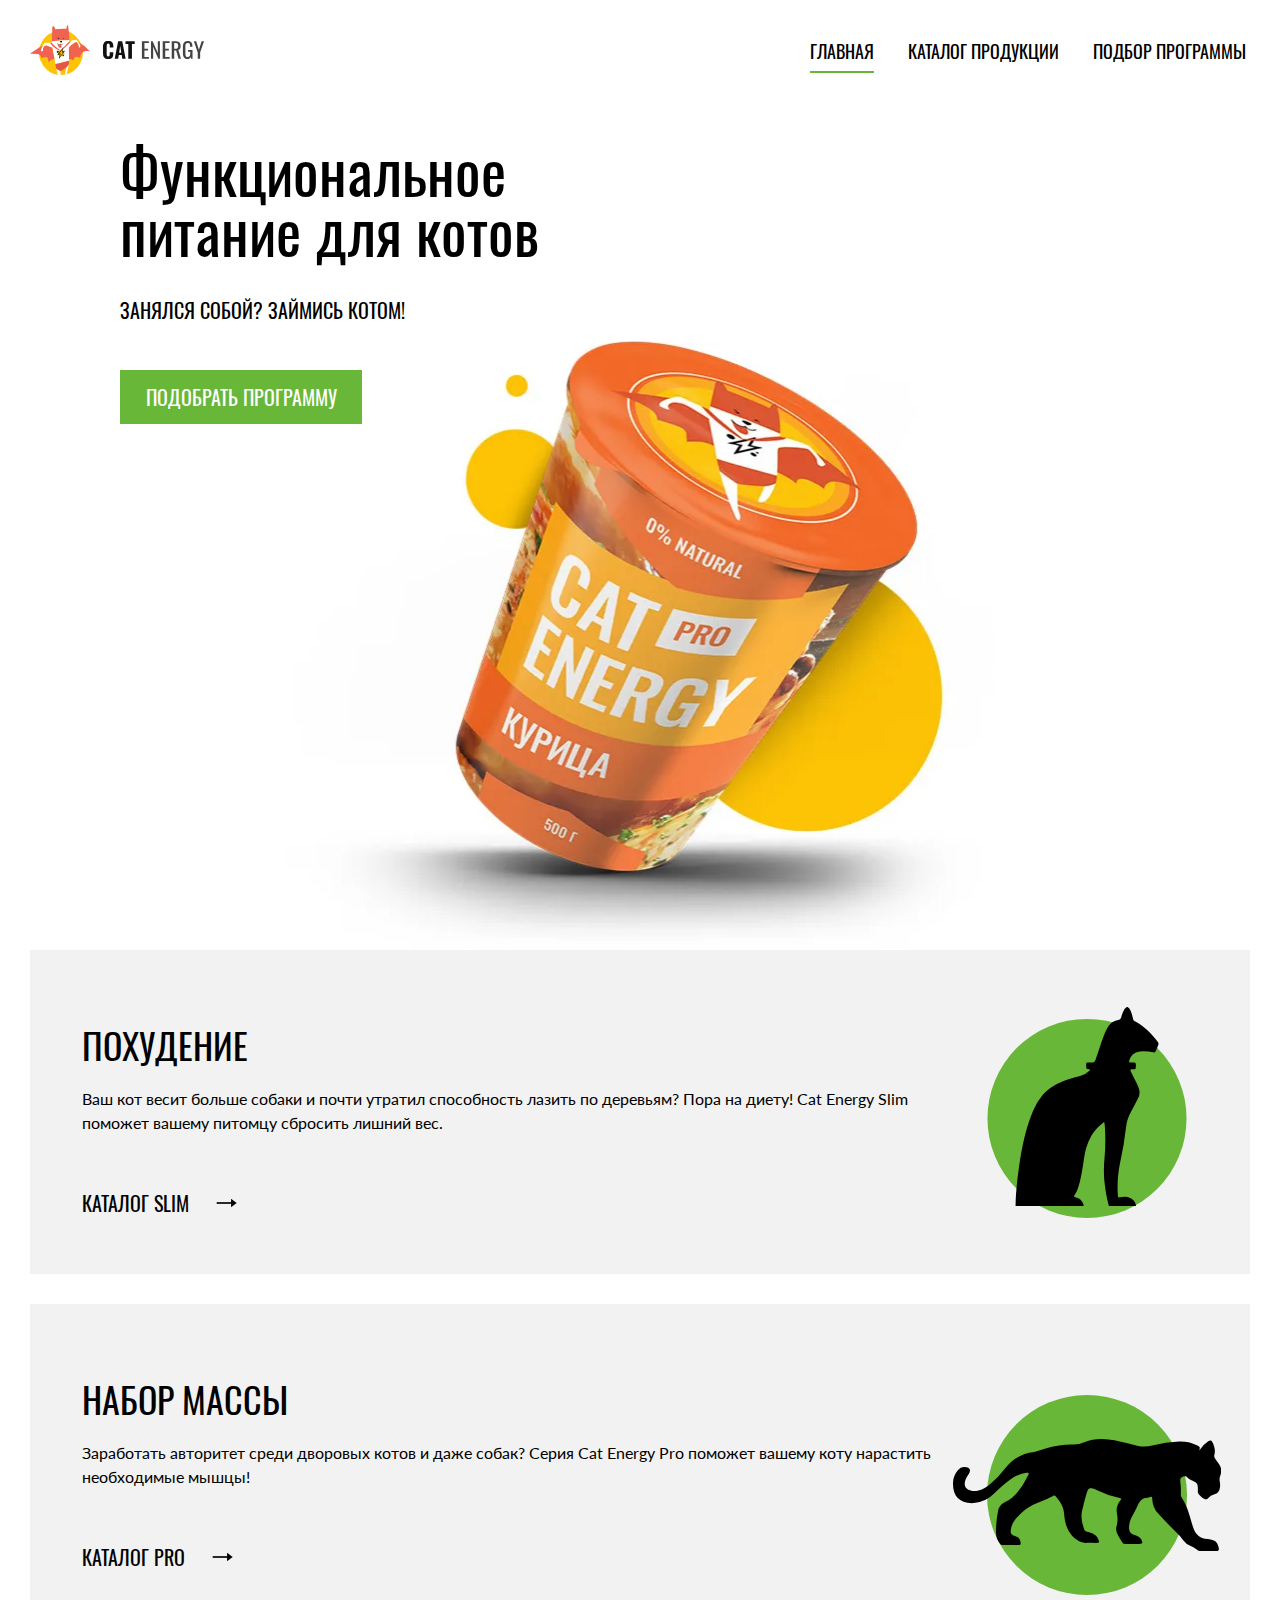
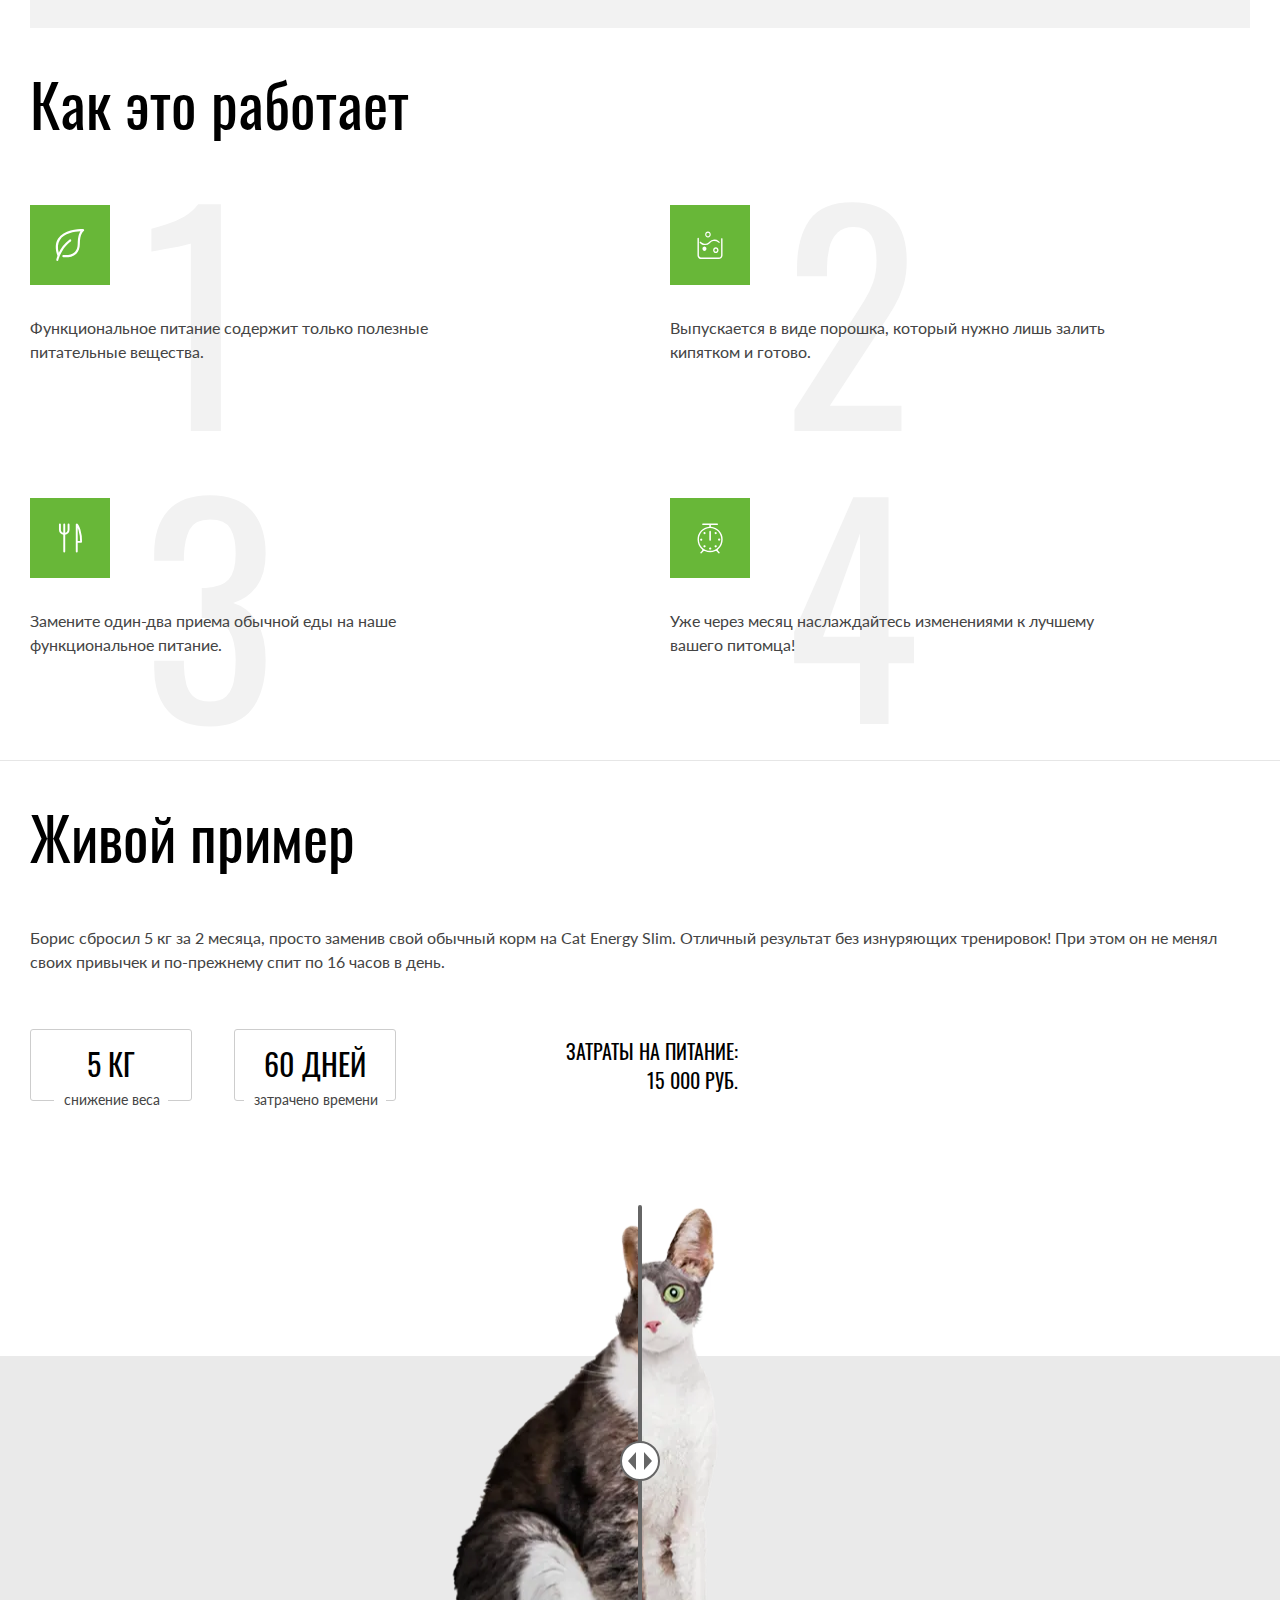
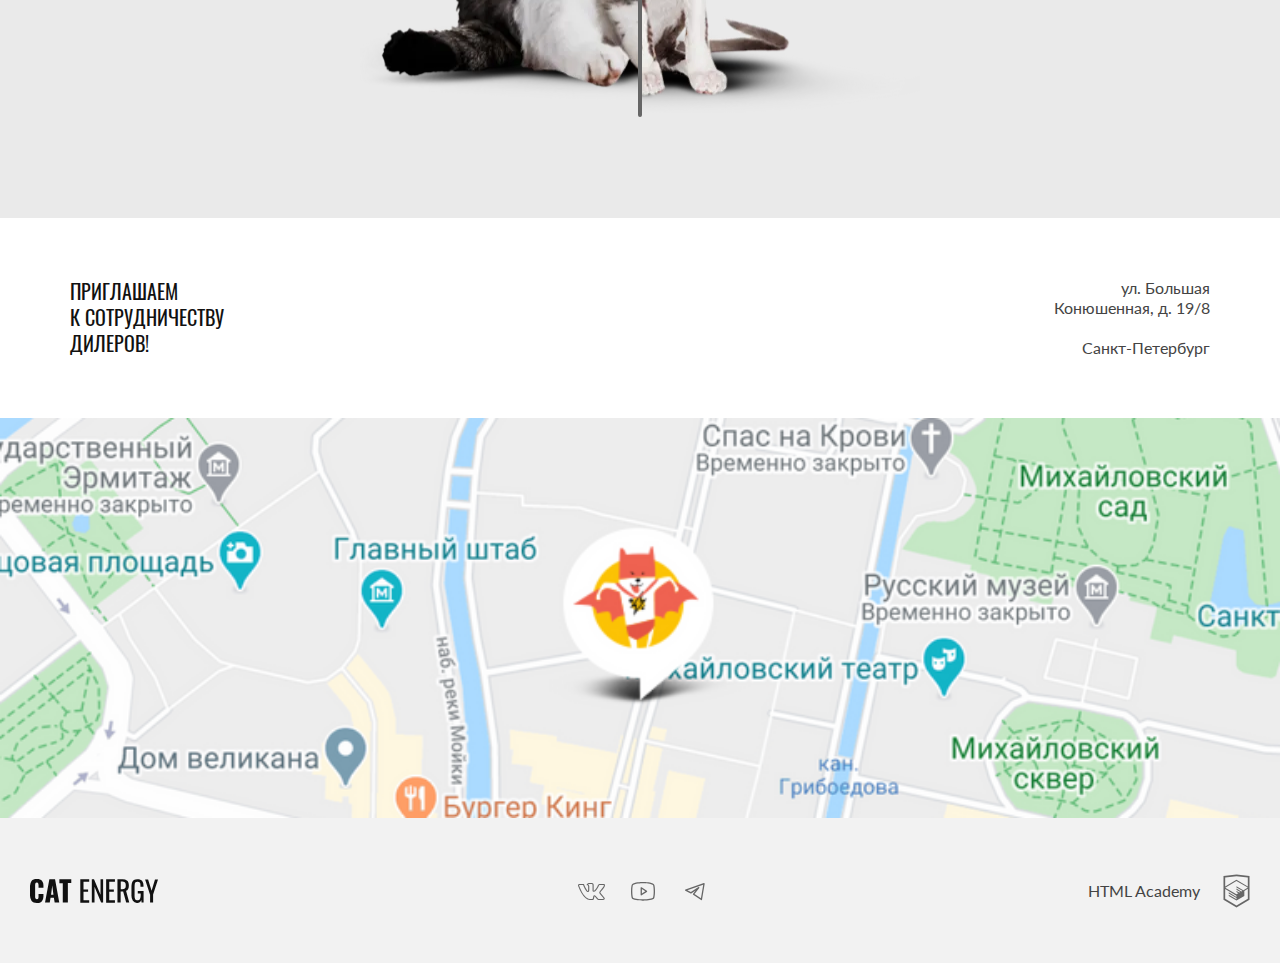
<file: index.html>
<!DOCTYPE html><html class="page" lang="ru"><head><meta charset="UTF-8"><title>CAT ENERGY</title><meta name="viewport" content="width=device-width,initial-scale=1"><link rel="icon" href="favicon.ico"><link rel="icon" href="favicons/favicon.svg" type="image/svg+xml"><link rel="apple-touch-icon" href="favicons/apple.png"><link rel="manifest" href="manifest.webmanifest"><link rel="preload" href="fonts/oswald/oswaldregular.woff2" as="font" type="font/woff2" crossorigin="anonymous"><link rel="preload" href="fonts/lato/Lato-Regular.woff2" as="font" type="font/woff2" crossorigin="anonymous"><link rel="stylesheet" href="styles/styles.css"><script src="scripts/index.js" defer="defer"></script></head><body class="page__body"><header class="header header--no-js container"><a class="header__logo" href="index.html"><span class="visually-hidden">Перейти на гланую страницу</span><picture><source type="image/svg+xml" media="(min-width: 1440px)" srcset="./images/logos/logo-desktop.svg" width="202" height="59"><source type="image/svg+xml" media="(min-width: 768px)" srcset="./images/logos/logo-tablet.svg" width="174" height="50"><img class="header__img" width="33" height="38" src="./images/logos/logo-mobile.svg" alt="Логотип Cat Energy"></picture></a><a class="header__logo header__logo--secondary header__logo--no-js" href="index.html"><span class="visually-hidden">Перейти на гланую страницу</span> <img class="header__img" width="101" height="18" src="../../images/logos/logo-text-header.svg" alt="Текстовый логотип Cat Energy"></a><nav class="main-nav main-nav--no-js main-nav--index"><ul class="main-nav__list main-nav__list--no-js"><li class="main-nav__item"><a class="main-nav__link main-nav__link--current" href="#">Главная</a></li><li class="main-nav__item"><a class="main-nav__link" href="catalog.html">Каталог продукции</a></li><li class="main-nav__item"><a class="main-nav__link" href="form.html">Подбор программы</a></li></ul><button class="burger-toggle burger-toggle--no-js opened-nav" type="button"><span class="visually-hidden">Открыть/закрыть меню</span></button></nav></header><main class="main"><h1 class="page__title visually-hidden">Главная страница</h1><div class="wrapper wrapper--intro"><section class="intro container"><h2 class="intro__title">Функциональное<br>питание для котов</h2><p class="intro__text">Занялся собой? Займись котом!</p><picture><source type="image/webp" media="(min-width: 1440px)" width="552" height="499" srcset="images/intro/can-desktop@1x.webp, images/intro/can-desktop@2x.webp 2x"><source type="image/webp" media="(min-width: 768px)" width="708" height="609" srcset="images/intro/can-tablet@1x.webp, images/intro/can-tablet@2x.webp 2x"><source type="image/webp" width="280" height="270" srcset="images/intro/can-mobile@1x.webp, images/intro/can-mobile@2x.webp 2x"><source type="image/png" media="(min-width: 1440px)" width="552" height="499" srcset="images/intro/can-desktop@1x.png, images/intro/can-desktop@2x.png 2x"><source type="image/png" media="(min-width: 768px)" width="708" height="609" srcset="images/intro/can-tablet@1x.png, images/intro/can-tablet@2x.png 2x"><img class="intro__img" width="280" height="270" src="images/intro/can-mobile@1x.png" srcset="images/intro/can-mobile@2x.png 2x" alt="Банка с кормом Cat Energy"></picture><a class="intro__button button button--primary" href="form.html">Подобрать программу</a></section></div><section class="programs container"><h2 class="visually-hidden">Программы питания</h2><ul class="programs__list"><li class="programs__item programs__item--slim"><h3 class="programs__title">Похудение</h3><p class="programs__text">Ваш кот весит больше собаки и почти утратил способность лазить по деревьям? Пора на диету! Cat Energy Slim поможет вашему питомцу сбросить лишний вес.</p><a class="programs__link" href="catalog.html">Каталог slim</a></li><li class="programs__item programs__item--strong"><h3 class="programs__title">Набор массы</h3><p class="programs__text">Заработать авторитет среди дворовых котов и даже собак? Серия Cat Energy Pro поможет вашему коту нарастить необходимые мышцы!</p><a class="programs__link" href="catalog.html">каталог pro</a></li></ul></section><section class="advantages container"><h2 class="advantages__title">Как это работает</h2><ul class="advantages__list"><li class="advantages__item advantages__item--leaf"><p class="advantages__text">Функциональное питание содержит только полезные питательные вещества.</p></li><li class="advantages__item advantages__item--chemistry"><p class="advantages__text">Выпускается в виде порошка, который нужно лишь залить кипятком и готово.</p></li><li class="advantages__item advantages__item--eat"><p class="advantages__text">Замените один-два приема обычной еды на наше функциональное питание.</p></li><li class="advantages__item advantages__item--scales"><p class="advantages__text">Уже через месяц наслаждайтесь изменениями к лучшему вашего питомца!</p></li></ul></section><div class="wrapper wrapper--example"><section class="example container"><h2 class="example__title">Живой пример</h2><p class="example__text">Борис сбросил 5 кг за 2 месяца, просто заменив свой обычный корм на Cat Energy Slim. Отличный результат без изнуряющих тренировок! При этом он не менял своих привычек и по-прежнему спит по 16 часов в день.</p><dl class="example__list"><div class="example__item"><dt class="example__property">снижение веса</dt><dd class="example__value">5 кг</dd></div><div class="example__item"><dt class="example__property">затрачено времени</dt><dd class="example__value">60 ДНЕЙ</dd></div><div class="example__item example__item--total"><dt class="example__property example__property--total">Затраты на питание:</dt><dd class="example__value example__value--total">15 000 руб.</dd></div></dl><div class="example__compare-slider compare-slider"><picture><source type="image/webp" media="(min-width: 768px)" width="560" height="512" srcset="images/compare-slider/cat-before@1x.webp, images/compare-slider/cat-before@2x.webp 2x"><source type="image/webp" width="280" height="256" srcset="images/compare-slider/cat-before-mobile@1x.webp, images/compare-slider/cat-before-mobile@2x.webp 2x"><source type="image/png" media="(min-width: 768px)" width="560" height="512" srcset="images/compare-slider/cat-before@1x.png, images/compare-slider/cat-before@2x.png 2x"><img class="compare-slider__img compare-slider__img--before" width="280" height="256" src="images/compare-slider/cat-before-mobile@1x.png" srcset="images/compare-slider/cat-before-mobile@2x.png 2x" alt="Кот до похудения"></picture><picture><source type="image/webp" media="(min-width: 768px)" width="560" height="512" srcset="images/compare-slider/cat-after@1x.webp, images/compare-slider/cat-after@2x.webp 2x"><source type="image/webp" width="280" height="256" srcset="images/compare-slider/cat-after-mobile@1x.webp, images/compare-slider/cat-after-mobile@2x.webp 2x"><source type="image/png" media="(min-width: 768px)" width="560" height="512" srcset="images/compare-slider/cat-after@1x.png, images/compare-slider/cat-after@2x.png 2x"><img class="compare-slider__img compare-slider__img--after" width="280" height="256" src="images/compare-slider/cat-after-mobile@1x.png" srcset="images/compare-slider/cat-after-mobile@2x.png 2x" alt="Кот после похудения"></picture><label class="visually-hidden" for="compare-slider">До и после</label> <input class="compare-slider__range" type="range" min="0" max="100" value="50" id="compare-slider" name="compare-slider"><div class="compare-slider__thumb"></div></div></section></div></main><footer class="footer"><div class="wrapper wrapper--contacts"><section class="contacts"><h2 class="visually-hidden">Наши контакты</h2><div class="contacts__info-and-map-container"><div class="contacts__info contacts__info--index"><p class="contacts__title">Приглашаем<br>к сотрудничеству дилеров!</p><address class="contacts__address">ул. Большая Конюшенная, д. 19/8<p class="contacts__empty-line"></p>Санкт-Петербург</address></div><div class="contacts__map" id="map"></div></div></section></div><div class="wrapper wrapper--bottom"><div class="bottom container"><a class="bottom__logo" href="index.html"><span class="visually-hidden">Перейти на гланую страницу</span> <img class="bottom__img" width="128" height="24" src="../../images/logos/logo-text.svg" alt="Текстовый логотип Cat Energy"></a><ul class="socials"><li class="socials__item"><a class="socials__link socials__link--vk" href="https://vk.com/htmlacademy"><span class="visually-hidden">Вконтакте</span></a></li><li class="socials__item"><a class="socials__link socials__link--youtube" href="https://www.youtube.com/user/htmlacademyru"><span class="visually-hidden">Youtube</span></a></li><li class="socials__item"><a class="socials__link socials__link--telegram" href="https://t.me/htmlacademy"><span class="visually-hidden">Телеграм</span></a></li></ul><div class="copyright"><a class="copyright__link" href="https://htmlacademy.ru/intensive/adaptive"><span class="visually-hidden">Перейти на сайт разработчика</span> HTML Academy<div class="copyright__icon"></div></a></div></div></div></footer><script src="https://api-maps.yandex.ru/v3/?apikey=7e3ff21a-0824-441d-88bc-636463e96f4e&lang=ru_RU"></script></body></html>
</file>
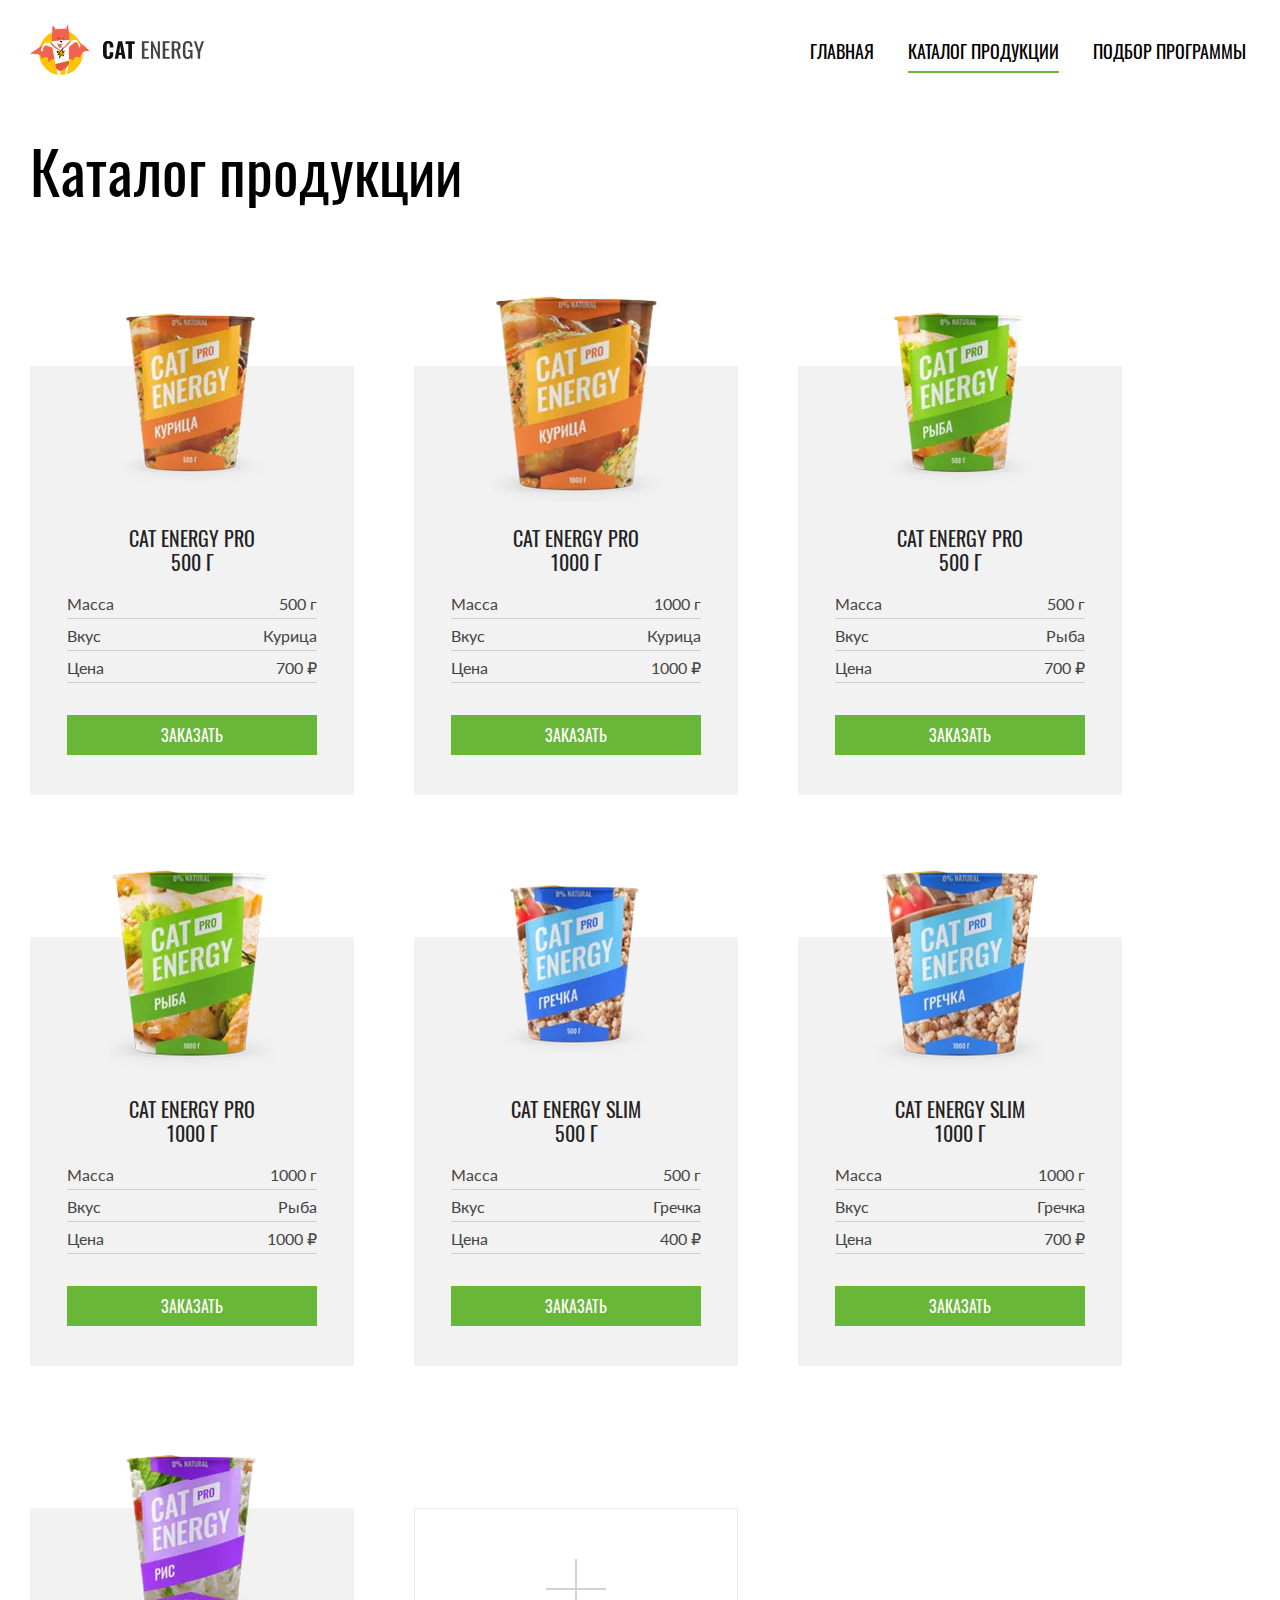
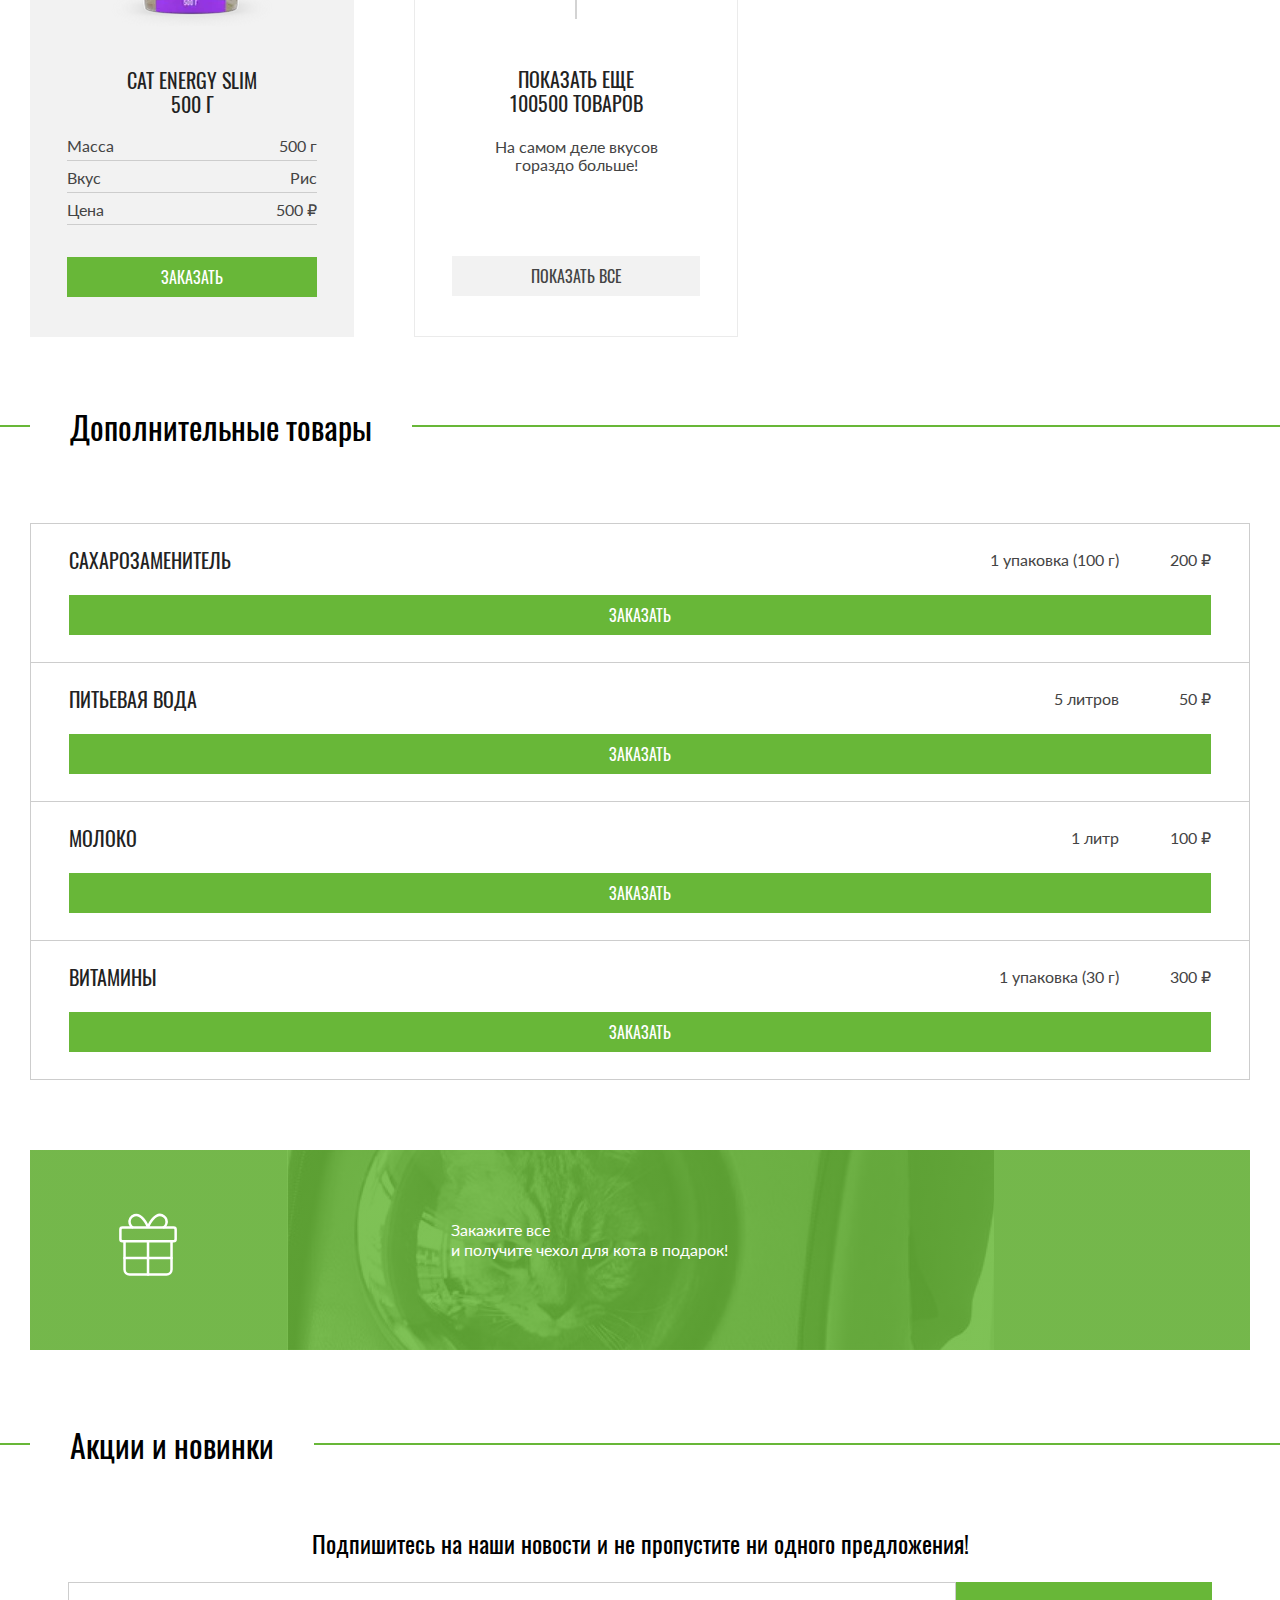
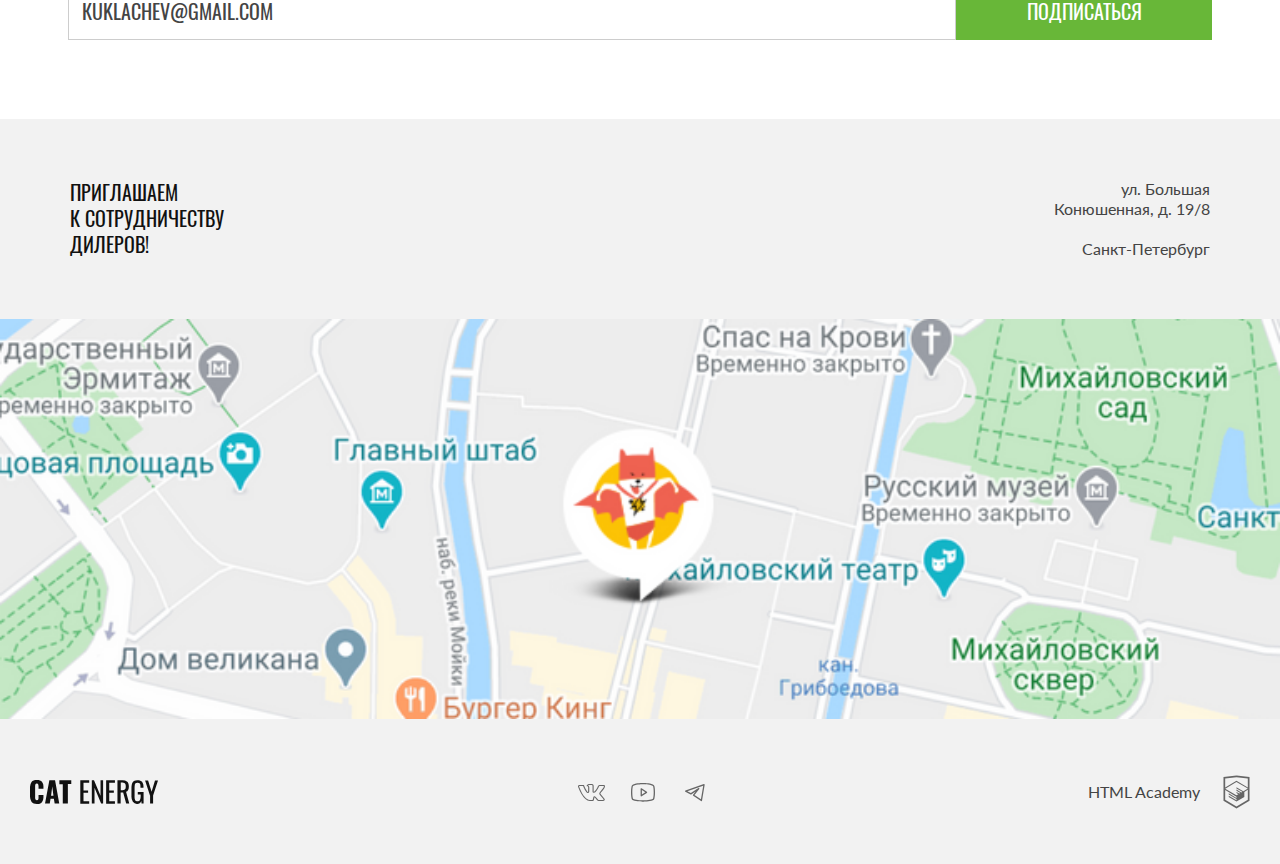
<file: catalog.html>
<!DOCTYPE html><html class="page" lang="ru"><head><meta charset="UTF-8"><title>CAT ENERGY</title><meta name="viewport" content="width=device-width,initial-scale=1"><link rel="icon" href="favicon.ico"><link rel="icon" href="favicons/favicon.svg" type="image/svg+xml"><link rel="apple-touch-icon" href="favicons/apple.png"><link rel="manifest" href="manifest.webmanifest"><link rel="preload" href="fonts/oswald/oswaldregular.woff2" as="font" type="font/woff2" crossorigin="anonymous"><link rel="preload" href="fonts/lato/Lato-Regular.woff2" as="font" type="font/woff2" crossorigin="anonymous"><link rel="stylesheet" href="styles/styles.css"><script src="scripts/index.js" defer="defer"></script></head><body class="page__body"><header class="header header--no-js container"><a class="header__logo" href="index.html"><span class="visually-hidden">Перейти на гланую страницу</span><picture><source type="image/svg+xml" media="(min-width: 1440px)" srcset="./images/logos/logo-desktop.svg" width="202" height="59"><source type="image/svg+xml" media="(min-width: 768px)" srcset="./images/logos/logo-tablet.svg" width="174" height="50"><img class="header__img" width="33" height="38" src="./images/logos/logo-mobile.svg" alt="Логотип Cat Energy"></picture></a><a class="header__logo header__logo--secondary header__logo--no-js" href="index.html"><span class="visually-hidden">Перейти на гланую страницу</span> <img class="header__img" width="101" height="18" src="../../images/logos/logo-text-header.svg" alt="Текстовый логотип Cat Energy"></a><nav class="main-nav main-nav--no-js main-nav--catalog"><ul class="main-nav__list main-nav__list--no-js"><li class="main-nav__item"><a class="main-nav__link" href="./index.html">Главная</a></li><li class="main-nav__item"><a class="main-nav__link main-nav__link--current" href="#">Каталог продукции</a></li><li class="main-nav__item"><a class="main-nav__link" href="form.html">Подбор программы</a></li></ul><button class="burger-toggle burger-toggle--no-js opened-nav" type="button"><span class="visually-hidden">Открыть меню</span></button></nav></header><main class="main"><h1 class="page__title container">Каталог продукции</h1><section class="main-products"><h2 class="visually-hidden">Основные товары</h2><ul class="main-cards"><li class="main-card"><a class="main-card__picture-link" href="#"><span class="visually-hidden">Перейти к карточке товара</span><picture><source type="image/webp" media="(min-width: 1440px)" width="169" height="210" srcset="images/cards/chicken500-desktop@1x.webp, images/cards/chicken500-desktop@2x.webp 2x"><source type="image/webp" media="(min-width: 768px)" width="200" height="210" srcset="images/cards/chicken500-tablet@1x.webp, images/cards/chicken500-tablet@2x.webp 2x"><source type="image/webp" width="200" height="210" srcset="images/cards/chicken500-mobile@1x.webp, images/cards/chicken500-mobile@2x.webp 2x"><source type="image/png" media="(min-width: 1440px)" width="169" height="210" srcset="images/cards/chicken500-desktop@1x.png, images/cards/chicken500-desktop@2x.png 2x"><source type="image/png" media="(min-width: 768px)" width="200" height="210" srcset="images/cards/chicken500-tablet@1x.png, images/cards/chicken500-tablet@2x.png 2x"><img class="main-card__img" width="140" height="107" src="images/cards/chicken500-mobile@1x.png" srcset="images/cards/chicken500-mobile@2x.png 2x" alt=""></picture></a><a class="main-card__title-link" href="#"><h3 class="main-card__title">Cat Energy PRO 500 г</h3></a><dl class="main-card__list"><div class="main-card__item"><dt class="main-card__property">Масса</dt><dd class="main-card__value">500 г</dd></div><div class="main-card__item"><dt class="main-card__property">Вкус</dt><dd class="main-card__value">Курица</dd></div><div class="main-card__item"><dt class="main-card__property">Цена</dt><dd class="main-card__value">700 ₽</dd></div></dl><a class="main-card__button button button--primary" href="#">Заказать</a></li><li class="main-card"><a class="main-card__picture-link" href="#"><span class="visually-hidden">Перейти к карточке товара</span><picture><source type="image/webp" media="(min-width: 1440px)" width="169" height="210" srcset="images/cards/chicken1000-desktop@1x.webp, images/cards/chicken1000-desktop@2x.webp 2x"><source type="image/webp" media="(min-width: 768px)" width="200" height="210" srcset="images/cards/chicken1000-tablet@1x.webp, images/cards/chicken1000-tablet@2x.webp 2x"><source type="image/webp" width="140" height="107" srcset="images/cards/chicken1000-mobile@1x.webp, images/cards/chicken1000-mobile@2x.webp 2x"><source type="image/png" media="(min-width: 1440px)" width="169" height="210" srcset="images/cards/chicken1000-desktop@1x.png, images/cards/chicken1000-desktop@2x.png 2x"><source type="image/png" media="(min-width: 768px)" width="200" height="210" srcset="images/cards/chicken1000-tablet@1x.png, images/cards/chicken1000-tablet@2x.png 2x"><img class="main-card__img" width="140" height="107" src="images/cards/chicken1000-mobile@1x.png" srcset="images/cards/chicken1000-mobile@2x.png 2x" alt=""></picture></a><a class="main-card__title-link" href="#"><h3 class="main-card__title">Cat Energy PRO 1000 г</h3></a><dl class="main-card__list"><div class="main-card__item"><dt class="main-card__property">Масса</dt><dd class="main-card__value">1000 г</dd></div><div class="main-card__item"><dt class="main-card__property">Вкус</dt><dd class="main-card__value">Курица</dd></div><div class="main-card__item"><dt class="main-card__property">Цена</dt><dd class="main-card__value">1000 ₽</dd></div></dl><a class="main-card__button button button--primary" href="#">Заказать</a></li><li class="main-card"><a class="main-card__picture-link" href="#"><span class="visually-hidden">Перейти к карточке товара</span><picture><source type="image/webp" media="(min-width: 1440px)" width="169" height="210" srcset="images/cards/fish500-desktop@1x.webp, images/cards/fish500-desktop@2x.webp 2x"><source type="image/webp" media="(min-width: 768px)" width="200" height="210" srcset="images/cards/fish500-tablet@1x.webp, images/cards/fish500-tablet@2x.webp 2x"><source type="image/webp" width="140" height="107" srcset="images/cards/fish500-mobile@1x.webp, images/cards/fish500-mobile@2x.webp 2x"><source type="image/png" media="(min-width: 1440px)" width="169" height="210" srcset="images/cards/fish500-desktop@1x.png, images/cards/fish500-desktop@2x.png 2x"><source type="image/png" media="(min-width: 768px)" width="200" height="210" srcset="images/cards/fish500-tablet@1x.png, images/cards/fish500-tablet@2x.png 2x"><img class="main-card__img" width="140" height="107" src="images/cards/fish500-mobile@1x.png" srcset="images/cards/fish500-mobile@2x.png 2x" alt=""></picture></a><a class="main-card__title-link" href="#"><h3 class="main-card__title">Cat Energy PRO 500 г</h3></a><dl class="main-card__list"><div class="main-card__item"><dt class="main-card__property">Масса</dt><dd class="main-card__value">500 г</dd></div><div class="main-card__item"><dt class="main-card__property">Вкус</dt><dd class="main-card__value">Рыба</dd></div><div class="main-card__item"><dt class="main-card__property">Цена</dt><dd class="main-card__value">700 ₽</dd></div></dl><a class="main-card__button button button--primary" href="#">Заказать</a></li><li class="main-card"><a class="main-card__picture-link" href="#"><span class="visually-hidden">Перейти к карточке товара</span><picture><source type="image/webp" media="(min-width: 1440px)" width="169" height="210" srcset="images/cards/fish1000-desktop@1x.webp, images/cards/fish1000-desktop@2x.webp 2x"><source type="image/webp" media="(min-width: 768px)" width="200" height="210" srcset="images/cards/fish1000-tablet@1x.webp, images/cards/fish1000-tablet@2x.webp 2x"><source type="image/webp" width="140" height="107" srcset="images/cards/fish1000-mobile@1x.webp, images/cards/fish1000-mobile@2x.webp 2x"><source type="image/png" media="(min-width: 1440px)" width="169" height="210" srcset="images/cards/fish1000-desktop@1x.png, images/cards/fish1000-desktop@2x.png 2x"><source type="image/png" media="(min-width: 768px)" width="200" height="210" srcset="images/cards/fish1000-tablet@1x.png, images/cards/fish1000-tablet@2x.png 2x"><img class="main-card__img" width="140" height="107" src="images/cards/fish1000-mobile@1x.png" srcset="images/cards/fish1000-mobile@2x.png 2x" alt=""></picture></a><a class="main-card__title-link" href="#"><h3 class="main-card__title">Cat Energy PRO 1000 г</h3></a><dl class="main-card__list"><div class="main-card__item"><dt class="main-card__property">Масса</dt><dd class="main-card__value">1000 г</dd></div><div class="main-card__item"><dt class="main-card__property">Вкус</dt><dd class="main-card__value">Рыба</dd></div><div class="main-card__item"><dt class="main-card__property">Цена</dt><dd class="main-card__value">1000 ₽</dd></div></dl><a class="main-card__button button button--primary" href="#">Заказать</a></li><li class="main-card"><a class="main-card__picture-link" href="#"><span class="visually-hidden">Перейти к карточке товара</span><picture><source type="image/webp" media="(min-width: 1440px)" width="169" height="210" srcset="images/cards/buckwheat500-desktop@1x.webp, images/cards/buckwheat500-desktop@2x.webp 2x"><source type="image/webp" media="(min-width: 768px)" width="200" height="210" srcset="images/cards/buckwheat500-tablet@1x.webp, images/cards/buckwheat500-tablet@2x.webp 2x"><source type="image/webp" width="140" height="107" srcset="images/cards/buckwheat500-mobile@1x.webp, images/cards/buckwheat500-mobile@2x.webp 2x"><source type="image/png" media="(min-width: 1440px)" width="169" height="210" srcset="images/cards/buckwheat500-desktop@1x.png, images/cards/buckwheat500-desktop@2x.png 2x"><source type="image/png" media="(min-width: 768px)" width="200" height="210" srcset="images/cards/buckwheat500-tablet@1x.png, images/cards/buckwheat500-tablet@2x.png 2x"><img class="main-card__img" width="140" height="107" src="images/cards/buckwheat500-mobile@1x.png" srcset="images/cards/buckwheat500-mobile@2x.png 2x" alt=""></picture></a><a class="main-card__title-link" href="#"><h3 class="main-card__title">Cat Energy SLIM 500 г</h3></a><dl class="main-card__list"><div class="main-card__item"><dt class="main-card__property">Масса</dt><dd class="main-card__value">500 г</dd></div><div class="main-card__item"><dt class="main-card__property">Вкус</dt><dd class="main-card__value">Гречка</dd></div><div class="main-card__item"><dt class="main-card__property">Цена</dt><dd class="main-card__value">400 ₽</dd></div></dl><a class="main-card__button button button--primary" href="#">Заказать</a></li><li class="main-card"><a class="main-card__picture-link" href="#"><span class="visually-hidden">Перейти к карточке товара</span><picture><source type="image/webp" media="(min-width: 1440px)" width="169" height="210" srcset="images/cards/buckwheat1000-desktop@1x.webp, images/cards/buckwheat1000-desktop@2x.webp 2x"><source type="image/webp" media="(min-width: 768px)" width="200" height="210" srcset="images/cards/buckwheat1000-tablet@1x.webp, images/cards/buckwheat1000-tablet@2x.webp 2x"><source type="image/webp" width="140" height="107" srcset="images/cards/buckwheat1000-mobile@1x.webp, images/cards/buckwheat1000-mobile@2x.webp 2x"><source type="image/png" media="(min-width: 1440px)" width="169" height="210" srcset="images/cards/buckwheat1000-desktop@1x.png, images/cards/buckwheat1000-desktop@2x.png 2x"><source type="image/png" media="(min-width: 768px)" width="200" height="210" srcset="images/cards/buckwheat1000-tablet@1x.png, images/cards/buckwheat1000-tablet@2x.png 2x"><img class="main-card__img" width="140" height="107" src="images/cards/buckwheat1000-mobile@1x.png" srcset="images/cards/buckwheat1000-mobile@2x.png 2x" alt=""></picture></a><a class="main-card__title-link" href="#"><h3 class="main-card__title">Cat Energy SLIM 1000 г</h3></a><dl class="main-card__list"><div class="main-card__item"><dt class="main-card__property">Масса</dt><dd class="main-card__value">1000 г</dd></div><div class="main-card__item"><dt class="main-card__property">Вкус</dt><dd class="main-card__value">Гречка</dd></div><div class="main-card__item"><dt class="main-card__property">Цена</dt><dd class="main-card__value">700 ₽</dd></div></dl><a class="main-card__button button button--primary" href="#">Заказать</a></li><li class="main-card"><a class="main-card__picture-link" href="#"><span class="visually-hidden">Перейти к карточке товара</span><picture><source type="image/webp" media="(min-width: 1440px)" width="169" height="210" srcset="images/cards/rice500-desktop@1x.webp, images/cards/rice500-desktop@2x.webp 2x"><source type="image/webp" media="(min-width: 768px)" width="200" height="210" srcset="images/cards/rice500-tablet@1x.webp, images/cards/rice500-tablet@2x.webp 2x"><source type="image/webp" width="140" height="107" srcset="images/cards/rice500-mobile@1x.webp, images/cards/rice500-mobile@2x.webp 2x"><source type="image/png" media="(min-width: 1440px)" width="169" height="210" srcset="images/cards/rice500-desktop@1x.png, images/cards/rice500-desktop@2x.png 2x"><source type="image/png" media="(min-width: 768px)" width="200" height="210" srcset="images/cards/rice500-tablet@1x.png, images/cards/rice500-tablet@2x.png 2x"><img class="main-card__img" width="140" height="107" src="images/cards/rice500-mobile@1x.png" srcset="images/cards/rice500-mobile@2x.png 2x" alt=""></picture></a><a class="main-card__title-link" href="#"><h3 class="main-card__title">Cat Energy slim 500 г</h3></a><dl class="main-card__list"><div class="main-card__item"><dt class="main-card__property">Масса</dt><dd class="main-card__value">500 г</dd></div><div class="main-card__item"><dt class="main-card__property">Вкус</dt><dd class="main-card__value">Рис</dd></div><div class="main-card__item"><dt class="main-card__property">Цена</dt><dd class="main-card__value">500 ₽</dd></div></dl><a class="main-card__button button button--primary" href="#">Заказать</a></li><li class="main-card main-card--special"><h3 class="main-card__title main-card__title--special">Показать еще 100500 товаров</h3><p class="main-card__text">На самом деле вкусов гораздо больше!</p><a class="main-card__button button button--secondary" href="#">Показать все</a></li></ul></section><section class="sub-products container"><h2 class="sub-products__title">Дополнительные товары</h2><ul class="sub-cards"><li class="sub-card"><a class="sub-card__title-link" href="#"><h3 class="sub-card__title">Сахарозаменитель</h3></a><dl class="sub-card__list"><div class="sub-card__item"><dt class="sub-card__product-value">1 упаковка (100 г)</dt><dd class="sub-card__price">200 ₽</dd></div></dl><a class="sub-card__button button button--primary" href="#">заказать</a></li><li class="sub-card"><a class="sub-card__title-link" href="#"><h3 class="sub-card__title">питьевая вода</h3></a><dl class="sub-card__list"><div class="sub-card__item"><dt class="sub-card__product-value">5 литров</dt><dd class="sub-card__price">50 ₽</dd></div></dl><a class="sub-card__button button button--primary" href="#">заказать</a></li><li class="sub-card"><a class="sub-card__title-link" href="#"><h3 class="sub-card__title">молоко</h3></a><dl class="sub-card__list"><div class="sub-card__item"><dt class="sub-card__product-value">1 литр</dt><dd class="sub-card__price">100 ₽</dd></div></dl><a class="sub-card__button button button--primary" href="#">заказать</a></li><li class="sub-card"><a class="sub-card__title-link" href="#"><h3 class="sub-card__title">витамины</h3></a><dl class="sub-card__list"><div class="sub-card__item"><dt class="sub-card__product-value">1 упаковка (30 г)</dt><dd class="sub-card__price">300 ₽</dd></div></dl><a class="sub-card__button button button--primary" href="#">заказать</a></li></ul><div class="gift"><p class="gift__text">Закажите все<br>и получите чехол для кота в подарок!</p></div></section><section class="subscribe container"><h2 class="subscribe__title">Акции и новинки</h2><p class="subscribe__text">Подпишитесь на наши новости и не пропустите ни одного предложения!</p><form class="subscribe__form" action="https://echo.htmlacademy.ru" method="get"><label class="visually-hidden" for="email">email</label> <input class="subscribe__input" type="email" name="email" id="email" placeholder="кuklachev@gmail.com" autocomplete="on" required> <button class="subscribe__button button button--primary" type="submit">Подписаться</button></form></section></main><footer class="footer"><div class="wrapper wrapper--contacts"><section class="contacts"><h2 class="visually-hidden">Наши контакты</h2><div class="contacts__info-and-map-container"><div class="contacts__info"><p class="contacts__title">Приглашаем<br>к сотрудничеству дилеров!</p><address class="contacts__address">ул. Большая Конюшенная, д. 19/8<p class="contacts__empty-line"></p>Санкт-Петербург</address></div><div class="contacts__map" id="map"></div></div></section></div><div class="wrapper wrapper--bottom"><div class="bottom container"><a class="bottom__logo" href="index.html"><span class="visually-hidden">Перейти на гланую страницу</span> <img class="bottom__img" width="128" height="24" src="../../images/logos/logo-text.svg" alt="Текстовый логотип Cat Energy"></a><ul class="socials"><li class="socials__item"><a class="socials__link socials__link--vk" href="https://vk.com/htmlacademy"><span class="visually-hidden">Вконтакте</span></a></li><li class="socials__item"><a class="socials__link socials__link--youtube" href="https://www.youtube.com/user/htmlacademyru"><span class="visually-hidden">Youtube</span></a></li><li class="socials__item"><a class="socials__link socials__link--telegram" href="https://t.me/htmlacademy"><span class="visually-hidden">Телеграм</span></a></li></ul><div class="copyright"><a class="copyright__link" href="https://htmlacademy.ru/intensive/adaptive"><span class="visually-hidden">Перейти на сайт разработчика</span> HTML Academy<div class="copyright__icon"></div></a></div></div></div></footer><script src="https://api-maps.yandex.ru/v3/?apikey=7e3ff21a-0824-441d-88bc-636463e96f4e&lang=ru_RU"></script></body></html>
</file>
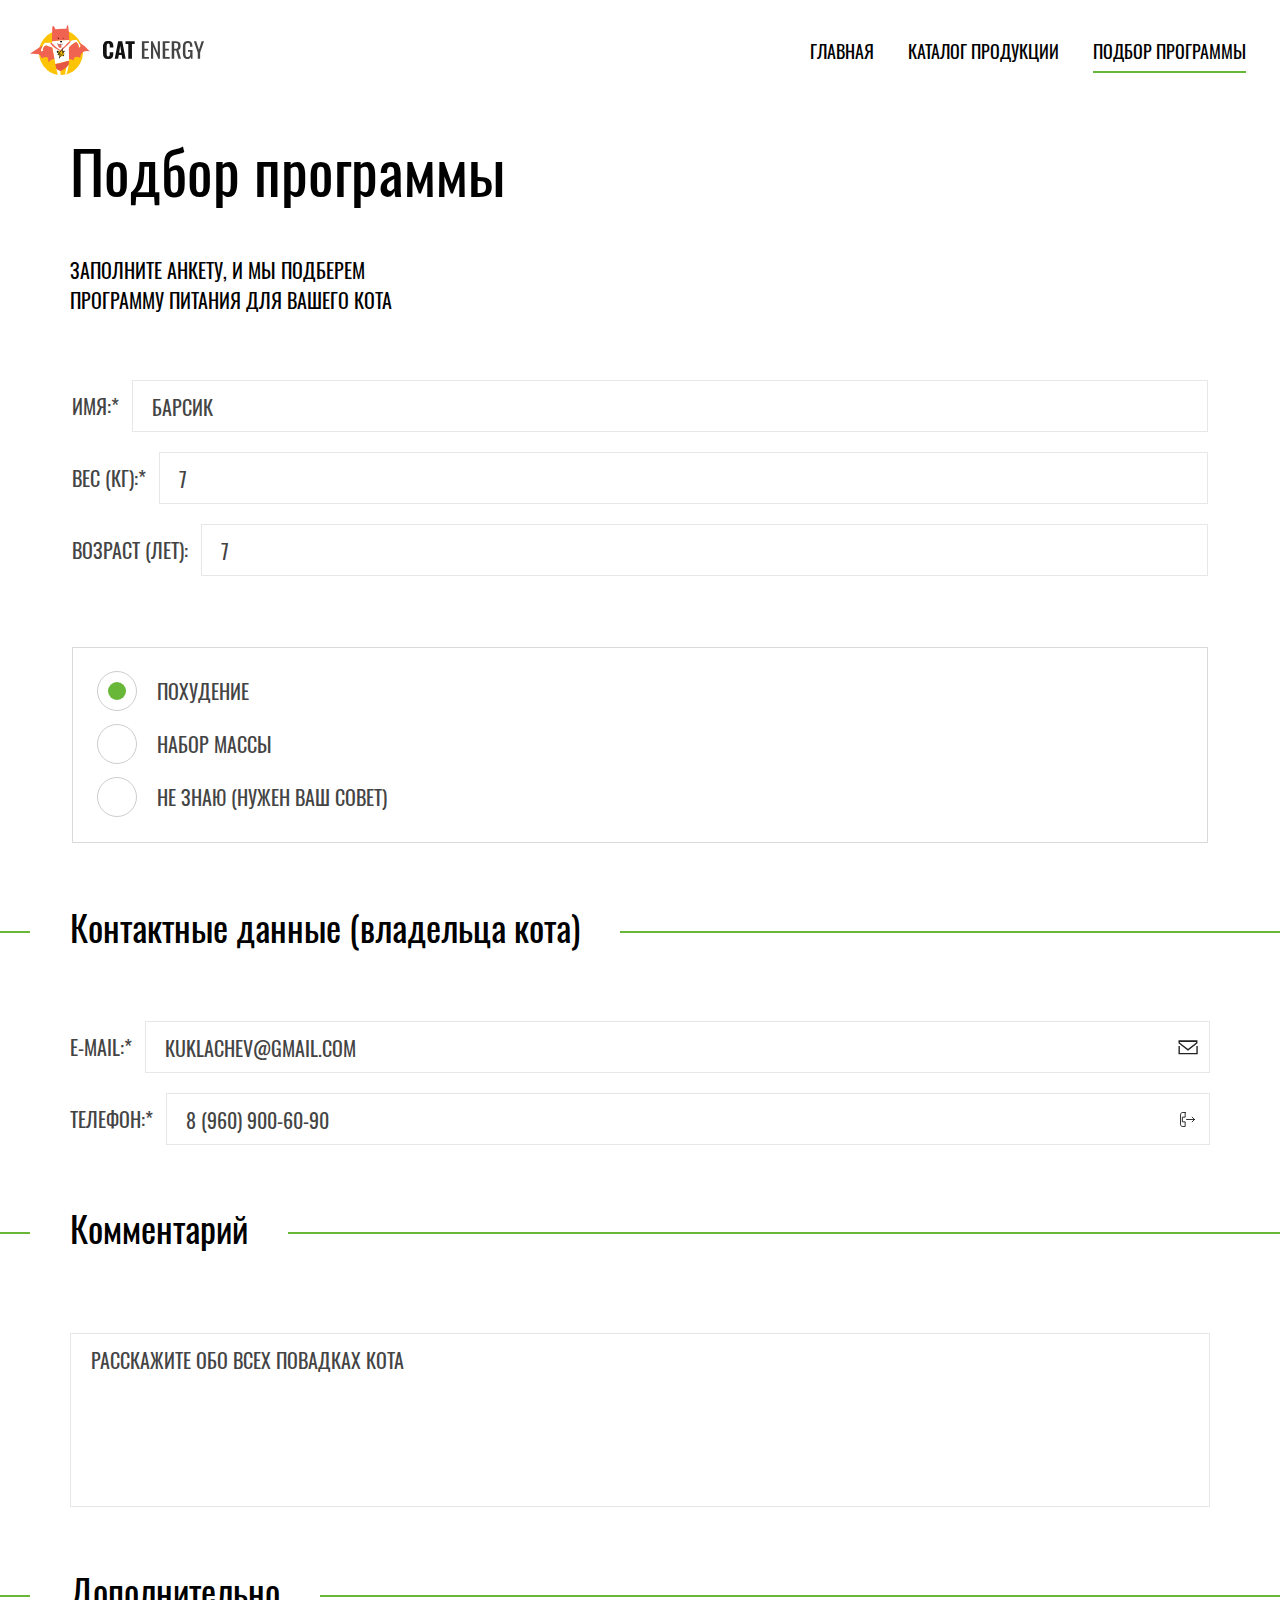
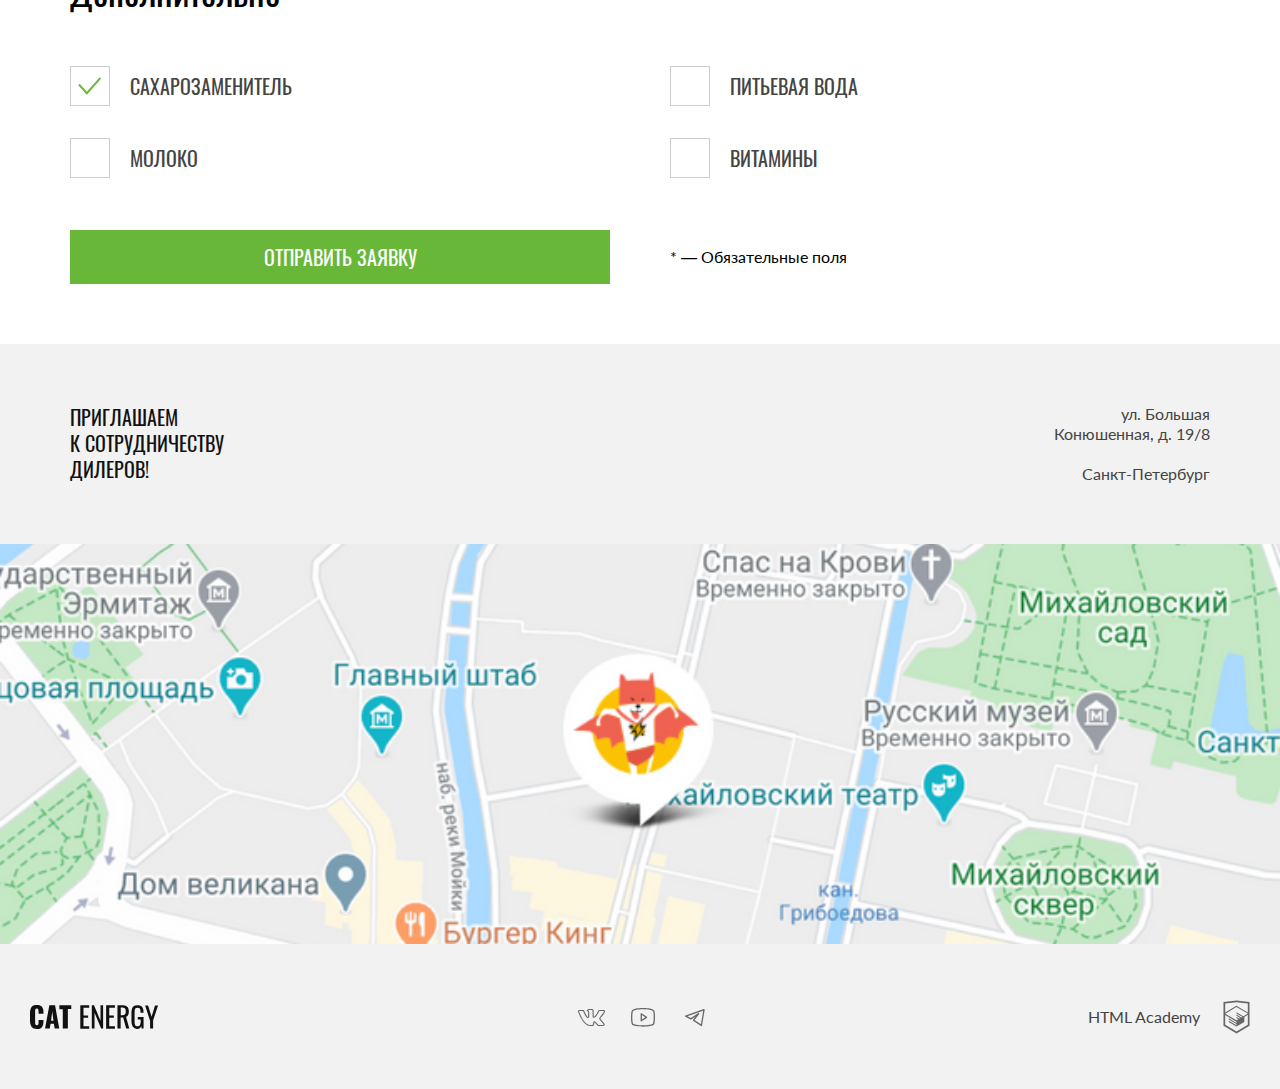
<file: form.html>
<!DOCTYPE html><html class="page" lang="ru"><head><meta charset="UTF-8"><title>CAT ENERGY</title><meta name="viewport" content="width=device-width,initial-scale=1"><link rel="icon" href="favicon.ico"><link rel="icon" href="favicons/favicon.svg" type="image/svg+xml"><link rel="apple-touch-icon" href="favicons/apple.png"><link rel="manifest" href="manifest.webmanifest"><link rel="preload" href="fonts/oswald/oswaldregular.woff2" as="font" type="font/woff2" crossorigin="anonymous"><link rel="preload" href="fonts/lato/Lato-Regular.woff2" as="font" type="font/woff2" crossorigin="anonymous"><link rel="stylesheet" href="styles/styles.css"><script src="scripts/index.js" defer="defer"></script></head><body class="page__body"><header class="header header--no-js container"><a class="header__logo" href="index.html"><picture><source type="image/svg+xml" media="(min-width: 1440px)" srcset="./images/logos/logo-desktop.svg" width="202" height="59"><source type="image/svg+xml" media="(min-width: 768px)" srcset="./images/logos/logo-tablet.svg" width="174" height="50"><img class="header__img" width="33" height="38" src="./images/logos/logo-mobile.svg" alt="Логотип Cat Energy"></picture></a><a class="header__logo header__logo--secondary header__logo--no-js" href="index.html"><span class="visually-hidden">Перейти на гланую страницу</span> <img class="header__img" width="101" height="18" src="../../images/logos/logo-text-header.svg" alt="Текстовый логотип Cat Energy"></a><nav class="main-nav main-nav--no-js main-nav--form"><ul class="main-nav__list main-nav__list--no-js"><li class="main-nav__item"><a class="main-nav__link" href="./index.html">Главная</a></li><li class="main-nav__item"><a class="main-nav__link" href="catalog.html">Каталог продукции</a></li><li class="main-nav__item"><a class="main-nav__link main-nav__link--current" href="#">Подбор программы</a></li></ul><button class="burger-toggle burger-toggle--no-js opened-nav" type="button"><span class="visually-hidden">Открыть меню</span></button></nav></header><main class="main"><h1 class="page__title page__title--form container container--form-tablet">Подбор программы</h1><form class="form" action="https://echo.htmlacademy.ru" method="get"><p class="form__text container container--form-tablet">Заполните анкету, и мы подберем<br>программу питания для вашего кота</p><div class="form__fieldsets-container"><fieldset class="form__fieldset form__fieldset--no-title form__fieldset--customer-data"><legend class="visually-hidden">Данные кота</legend><label class="form__label" for="cat-name">ИМЯ:* <input class="form__input" type="text" id="cat-name" name="cat-name" placeholder="Барсик"></label> <label class="form__label" for="cat-weight">Вес (кг):* <input class="form__input" type="number" id="cat-weight" name="cat-weight" value="7"></label> <label class="form__label" for="cat-age">Возраст (лет): <input class="form__input" type="number" id="cat-age" name="cat-age" value="7"></label></fieldset><fieldset class="form__fieldset form__fieldset--no-title form__fieldset--program"><legend class="visually-hidden">Необходимый результат</legend><label class="form__label form__label--program"><input class="radio" type="radio" name="program" id="slim" value="slim" checked="checked"> Похудение</label> <label class="form__label form__label--program"><input class="radio" type="radio" name="program" id="strong" value="strong"> Набор массы</label> <label class="form__label form__label--program"><input class="radio" type="radio" name="program" id="dontknow" value="dontknow"> Не знаю (нужен ваш совет)</label></fieldset></div><fieldset class="form__fieldset form__fieldset--contacts container container--form-tablet"><legend class="form__legend form__legend--contacts">Контактные данные (владельца кота)</legend><label class="form__label">E-mail:* <input class="form__input" type="email" name="email" id="email" placeholder="кuklachev@gmail.com" autocomplete="on" required></label> <label class="form__label">Телефон:* <input class="form__input" type="tel" name="phone" id="phone" placeholder="8 (960) 900-60-90" autocomplete="on" required></label></fieldset><fieldset class="form__fieldset form__fieldset--comment container container--form-tablet"><legend class="form__legend">Комментарий</legend><textarea class="form__comment" id="comment" name="comment" rows="5" cols="33" placeholder="Расскажите обо всех повадках кота"></textarea></fieldset><fieldset class="form__fieldset form__fieldset--additionally container container--form-tablet"><legend class="form__legend">Дополнительно</legend><label class="form__label form__label--additionally"><input class="checkbox" type="checkbox" name="additionally" id="sweetener" value="sweetener" checked="checked"> Сахарозаменитель</label> <label class="form__label form__label--additionally"><input class="checkbox" type="checkbox" name="additionally" id="water" value="water"> Питьевая вода</label> <label class="form__label form__label--additionally"><input class="checkbox" type="checkbox" name="additionally" id="milk" value="milk"> Молоко</label> <label class="form__label form__label--additionally"><input class="checkbox" type="checkbox" name="additionally" id="vitamins" value="vitamins"> Витамины</label></fieldset><div class="form__button-container container container--form-tablet"><button class="form__button button button--primary" type="submit">Отправить заявку</button><p class="form__note">* — Обязательные поля</p></div></form></main><footer class="footer"><div class="wrapper wrapper--contacts"><section class="contacts"><h2 class="visually-hidden">Наши контакты</h2><div class="contacts__info-and-map-container"><div class="contacts__info"><p class="contacts__title">Приглашаем<br>к сотрудничеству дилеров!</p><address class="contacts__address">ул. Большая Конюшенная, д. 19/8<p class="contacts__empty-line"></p>Санкт-Петербург</address></div><div class="contacts__map" id="map"></div></div></section></div><div class="wrapper wrapper--bottom"><div class="bottom container"><a class="bottom__logo" href="index.html"><span class="visually-hidden">Перейти на гланую страницу</span> <img class="bottom__img" width="128" height="24" src="../../images/logos/logo-text.svg" alt="Текстовый логотип Cat Energy"></a><ul class="socials"><li class="socials__item"><a class="socials__link socials__link--vk" href="https://vk.com/htmlacademy"><span class="visually-hidden">Вконтакте</span></a></li><li class="socials__item"><a class="socials__link socials__link--youtube" href="https://www.youtube.com/user/htmlacademyru"><span class="visually-hidden">Youtube</span></a></li><li class="socials__item"><a class="socials__link socials__link--telegram" href="https://t.me/htmlacademy"><span class="visually-hidden">Телеграм</span></a></li></ul><div class="copyright"><a class="copyright__link" href="https://htmlacademy.ru/intensive/adaptive"><span class="visually-hidden">Перейти на сайт разработчика</span> HTML Academy<div class="copyright__icon"></div></a></div></div></div></footer><script src="https://api-maps.yandex.ru/v3/?apikey=7e3ff21a-0824-441d-88bc-636463e96f4e&lang=ru_RU"></script></body></html>
</file>
<file: styles/styles.css>
@font-face{font-family:Oswald;font-style:normal;font-weight:400;font-display:swap;src:url(../fonts/oswald/oswaldregular.woff2)format("woff2")}@font-face{font-family:Lato;font-style:normal;font-weight:400;font-display:swap;src:url(../fonts/lato/Lato-Regular.woff2)format("woff2")}.visually-hidden{white-space:nowrap;-webkit-clip-path:inset(100%);clip-path:inset(100%);clip:rect(0 0 0 0);border:0;width:1px;height:1px;margin:-1px;padding:0;position:absolute;overflow:hidden}*,:before,:after{box-sizing:border-box}.page{height:100%}.page__title{border-top:1px solid #d9d9d9;padding-top:27px;padding-bottom:40px;font-size:36px;font-weight:400;line-height:36px}@media (width>=768px){.page__title{border-top:none;padding-top:40px;padding-bottom:84px;font-size:60px;line-height:60px}}@media (width>=1440px){.page__title{padding-top:45px}}.page__title--form{padding-bottom:38px}@media (width>=768px){.page__title--form{padding-bottom:55px}}.page__body{flex-direction:column;min-height:100%;margin:0;font-family:Oswald,Arial,sans-serif;font-style:normal;font-weight:400;display:flex}.main{flex:1}@media (width<=767px){.wrapper--intro{background:-webkit-linear-gradient(#68b738d9 302px,#fff 108px),#474747 -webkit-image-set(url(../images/backgrounds/intro-mobile@1x.jpg) 1x,url(../images/backgrounds/intro-mobile@2x.jpg) 2x) top no-repeat;background:linear-gradient(#68b738d9 302px,#fff 108px),#474747 image-set("../images/backgrounds/intro-mobile@1x.jpg" 1x,"../images/backgrounds/intro-mobile@2x.jpg" 2x) top no-repeat}}@media (width>=1440px){.wrapper--intro:before{content:"";z-index:-2;background:-webkit-linear-gradient(90deg,#68b738d9,#68b738d9),#474747 -webkit-image-set(url(../images/backgrounds/intro-desktop@1x.jpg) 1x,url(../images/backgrounds/intro-desktop@2x.jpg) 2x) no-repeat;background:linear-gradient(90deg,#68b738d9,#68b738d9),#474747 image-set("../images/backgrounds/intro-desktop@1x.jpg" 1x,"../images/backgrounds/intro-desktop@2x.jpg" 2x) no-repeat;min-width:50%;height:694px;display:block;position:absolute;top:0;left:50%}}.wrapper--example{background-color:#eaeaea}@media (width>=768px){.wrapper--example{background:linear-gradient(0deg,#eaeaea 462px,#fff 462px 100%)}}.wrapper--bottom{background-color:#f2f2f2}.container{width:100%;min-width:320px;margin:0 auto;padding-left:20px;padding-right:20px}@media (width>=768px){.container{min-width:768px;padding-left:30px;padding-right:30px}.container--form-tablet{padding-left:70px;padding-right:70px}}@media (width>=1440px){.container{width:1440px;padding-left:110px;padding-right:110px}}.button{font:inherit;color:inherit;cursor:pointer;text-transform:uppercase;text-align:center;cursor:pointer;background-color:#0000;border:none;padding:10px}.button--primary{color:#fff;background-color:#68b738}.button--primary:hover{background-color:#5eaa2f;transition:all .3s}.button--primary:active{color:#ffffff4d;background-color:#5eaa2f;transition:all .3s}.button--secondary{color:#444;background-color:#f2f2f2}.button--secondary:hover,.button--secondary:active{background-color:#ebebeb;transition:all .3s}.header{flex-wrap:wrap;justify-content:space-between;align-items:center;padding-top:12px;padding-bottom:15px;display:flex;position:relative}@media (width>=320px){.header--no-js{padding-bottom:0}}@media (width>=768px){.header{gap:30px;padding-top:25px;padding-bottom:25px}}@media (width>=1440px){.header{padding-top:55px;padding-bottom:29px}}.header__logo{align-self:start;width:33px;height:38px;display:block}.header__logo:hover,.header__logo:focus{opacity:.8;transition:all .3s}.header__logo:active{opacity:.6;transition:all .3s}@media (width>=768px){.header__logo{width:174px;height:50px}}@media (width>=1440px){.header__logo{width:202px;height:59px}}.header__logo--secondary{align-self:center;width:101px;height:18px;margin-right:9px}@media (width>=768px){.header__logo--secondary{display:none}}.header__logo--secondary.header__logo--no-js{margin:0 auto;transform:translate(-17px)}.main-nav{color:#000;text-transform:uppercase;text-align:center;font-size:20px;line-height:20px}@media (width>=768px){.main-nav{align-self:end;font-size:18px;line-height:24px}}@media (width>=1440px){.main-nav{max-width:50%;padding-left:20px;font-size:20px;line-height:20px}}@media (width<=767px){.main-nav--no-js{width:100%;padding-top:15px}}@media (width>=1440px){.main-nav--index{color:#fff}.main-nav--catalog,.main-nav--form{color:#111}}.main-nav__list{margin:0;padding:0;list-style:none}@media (width<=767px){.main-nav__list{width:100%;position:absolute;top:100%;left:0}.main-nav__list--closed{display:none}.main-nav__list--no-js{width:calc(100% + 40px);margin-left:-20px;margin-right:-20px;position:relative}}@media (width>=768px){.main-nav__list{flex-wrap:wrap;gap:16px 34px;padding-right:4px;display:flex}}@media (width>=1440px){.main-nav__list{gap:16px 32px}}@media (width<=767px){.main-nav__item{background-color:#fff;border-top:2px solid #e6e6e6}.main-nav__item:last-of-type{border-bottom:2px solid #e6e6e6}}.main-nav__link{color:inherit;cursor:pointer;border-bottom:2px solid #0000;margin-bottom:2px;padding-bottom:8px;text-decoration:none;display:inline-block}.main-nav__link:not(.main-nav__link--current):hover,.main-nav__link:not(.main-nav__link--current):focus{opacity:.6;transition:all .3s}.main-nav__link:not(.main-nav__link--current):active{opacity:.3;transition:all .3s}@media (width<=767px){.main-nav__link{border:0;margin-bottom:0;padding-top:22px;padding-bottom:22px;display:block}}@media (width>=1440px){.main-nav__link{margin-bottom:5px;padding-bottom:11px}}.main-nav__link--current{cursor:default;border-bottom:2px solid #68b738}@media (width<=767px){.main-nav__link--current{border-bottom:none}}@media (width>=1440px){.main-nav--index .main-nav__link--current{border-bottom:2px solid #fff}}.burger-toggle{font:inherit;color:inherit;cursor:pointer;cursor:pointer;background-color:#0000;border:none;width:24px;height:24px;padding:0;display:block;position:relative}.burger-toggle:before{content:"";background-color:#000;width:24px;height:2px;position:absolute;top:3px;left:0;box-shadow:0 8px #000,0 16px #000}@media (hover:hover){.burger-toggle:hover:hover{opacity:.6;transition:all .3s}}@media (hover:none){.burger-toggle:hover:active{opacity:.6;transition:all .3s}}@media (hover:hover){.burger-toggle:active:hover{opacity:.3;transition:all .3s}}@media (hover:none){.burger-toggle:active:active{opacity:.3;transition:all .3s}}@media (width>=768px){.burger-toggle{display:none}}.burger-toggle--no-js{display:none}.burger-toggle.opened-nav{width:24px;height:24px}.burger-toggle.opened-nav:before{content:"";background-color:#000;border:none;width:24px;height:2px;position:absolute;top:11px;left:3px;transform:rotate(45deg);box-shadow:0 0 #000,0 0 #000}.burger-toggle.opened-nav:after{content:"";background-color:#000;border:none;width:24px;height:2px;position:absolute;top:11px;left:3px;transform:rotate(-45deg);box-shadow:0 0 #000,0 0 #000}.intro{text-align:center;color:#fff;padding-top:27px;padding-bottom:10px}@media (width>=768px){.intro{color:#000;min-height:850px;padding:40px 120px 0;position:relative}}@media (width>=1440px){.intro{min-height:551px;padding:82px 720px 110px 190px}}.intro__title{margin:0 0 25px;font-size:36px;font-weight:400;line-height:36px}@media (width>=768px){.intro__title{text-align:left;margin:0 0 40px;font-size:60px;line-height:60px}}.intro__text{text-transform:uppercase;margin:0 0 29px;font-size:14px;line-height:14px}@media (width>=768px){.intro__text{text-align:left;margin:0 0 50px;font-size:20px;line-height:20px}}.intro__img{margin:0 auto 3px;display:block}@media (width>=768px){.intro__img{z-index:-1;margin:0 auto;position:absolute;bottom:0;left:0;right:0}}@media (width>=1440px){.intro__img{margin-right:330px;top:0}}.intro__button{font-size:16px;line-height:20px;text-decoration:none;display:block}@media (width>=768px){.intro__button{width:242px;padding:14px;font-size:20px;line-height:26px}}.programs__list{flex-direction:column;gap:20px;margin:0;padding:10px 0;list-style:none;display:flex}@media (width>=768px){.programs__list{gap:30px;padding:0}}@media (width>=1440px){.programs__list{grid-template-columns:1fr 1fr;gap:80px;padding:82px 0 35px;display:grid}}.programs__item{background-color:#f2f2f2;background-repeat:no-repeat;flex-direction:column;padding:30px 20px 22px;display:flex}@media (width>=768px){.programs__item{padding:77px 316px 61px 52px}}@media (width>=1440px){.programs__item{padding:77px 52px 64px}}.programs__item--slim{background-image:url(../icons/stack.svg#cat-slim);background-position:20px 21px;background-size:50px 53px}@media (width>=768px){.programs__item--slim{background-position:right 63px center;background-size:200px 211px}}@media (width>=1440px){.programs__item--slim{background-position:52px 41px;background-size:100px 106px}}.programs__item--strong{background-image:url(../icons/stack.svg#cat-strong);background-position:13px 24px;background-size:67px 50px}@media (width>=768px){.programs__item--strong{background-position:right 29px top 91px;background-size:268px 200px}}@media (width>=1440px){.programs__item--strong{background-position:33px 47px;background-size:134px 100px}}.programs__title{text-transform:uppercase;margin:0 0 29px;padding-left:70px;font-size:24px;font-weight:400;line-height:37px}@media (width>=768px){.programs__title{margin:0 0 24px;padding:0;font-size:36px;line-height:36px}}@media (width>=1440px){.programs__title{margin:0 0 73px;padding-left:162px}}.programs__text{color:#444;border-bottom:1px solid #d9d9d9;margin:0 0 18px;padding-bottom:23px;font-family:Lato,Arial,sans-serif;font-size:14px;line-height:18px}@media (width>=768px){.programs__text{color:#000;border-bottom:none;margin:0 0 58px;padding-bottom:0;font-size:16px;line-height:24px}}@media (width>=1440px){.programs__text{margin:0 0 32px}}.programs__link{text-transform:uppercase;color:#000;align-items:center;column-gap:15px;margin-top:auto;font-size:16px;line-height:16px;text-decoration:none;display:flex}.programs__link:after{content:"";background-color:#000;width:32px;height:10px;display:inline-block;-webkit-mask-image:url(../icons/stack.svg#arrow);mask-image:url(../icons/stack.svg#arrow)}.programs__link:hover:after{transition:all .3s;-webkit-mask-image:url(../icons/stack.svg#arrow-hover);mask-image:url(../icons/stack.svg#arrow-hover)}.programs__link:active{opacity:.3;transition:all .3s}@media (width>=768px){.programs__link{column-gap:25px;font-size:20px;line-height:20px}}.advantages{padding-top:10px;padding-bottom:49px}@media (width>=768px){.advantages{border-bottom:1px solid #e6e6e6;padding-top:45px;padding-bottom:63px}}@media (width>=1440px){.advantages{border:none;padding-top:36px;padding-bottom:86px}}.advantages__list{flex-direction:column;gap:20px;margin:0;padding:0;list-style:none;display:flex}@media (width>=768px){.advantages__list{counter-reset:item 0;grid-template-columns:1fr 1fr;gap:54px 60px;display:grid}}@media (width>=1440px){.advantages__list{grid-template-columns:repeat(4,1fr);gap:40px 80px}}.advantages__item{align-items:center;gap:20px;display:flex}.advantages__item:before{content:"";background-color:#68b738;background-position:50%;background-repeat:no-repeat;min-width:60px;height:60px;display:block}@media (width>=768px){.advantages__item:before{min-width:80px;height:80px}.advantages__item:after{content:counter(item);z-index:-1;color:#f2f2f2;font-family:Oswald,Arial,sans-serif;font-size:280px;line-height:280px;position:absolute;top:0;left:113px}.advantages__item{counter-increment:item;flex-direction:column;align-items:start;gap:31px;padding:40px 75px 40px 0;position:relative}}@media (width>=1440px){.advantages__item{padding:40px 0}}.advantages__item--leaf:before{background-image:url(../icons/stack.svg#leaf);background-size:30px 32px}.advantages__item--chemistry:before{background-image:url(../icons/stack.svg#chemistry);background-size:26px 29px}.advantages__item--eat:before{background-image:url(../icons/stack.svg#eat);background-size:25px 30px}.advantages__item--scales:before{background-image:url(../icons/stack.svg#scales);background-size:26px 31px}.advantages__title{margin:0 0 40px;font-size:36px;font-weight:400;line-height:40px}@media (width>=768px){.advantages__title{margin:0 0 32px;font-size:60px;line-height:60px}}.advantages__text{color:#444;text-wrap:pretty;margin:0;font-family:Lato,Arial,sans-serif;font-size:14px;line-height:18px}@media (width>=768px){.advantages__text{font-size:16px;line-height:24px}}.example{padding-top:25px;padding-bottom:40px}@media (width>=768px){.example{padding-top:45px;padding-bottom:101px}}@media (width>=1440px){.example{grid-template-columns:1fr 1fr;column-gap:100px;padding-top:0;padding-bottom:22px;display:grid}}.example__title{margin:0 0 40px;font-size:36px;font-weight:400;line-height:40px}@media (width>=768px){.example__title{margin:0 0 60px;font-size:60px;line-height:60px}}@media (width>=1440px){.example__title{grid-area:1/1/2/2;margin:0 0 146px}}.example__text{color:#444;margin:0 0 20px;font-family:Lato,Arial,sans-serif;font-size:14px;line-height:18px}@media (width>=768px){.example__text{margin:0 0 55px;font-size:16px;line-height:24px}}@media (width>=1440px){.example__text{grid-area:2/1/3/2;margin:0;padding:0 128px 68px 0}}.example__list{grid-template-columns:124px 124px;gap:34px 32px;width:min-content;margin:0 auto 20px;display:grid}@media (width>=768px){.example__list{grid-template-columns:162px 162px 300px;column-gap:42px;width:auto;margin:0 0 104px}}@media (width>=1440px){.example__list{grid-area:3/1/4/2;grid-template-columns:162px 162px 152px;row-gap:60px;margin:0}}.example__item{border:1px solid #cdcdcd;border-radius:3px;padding:14px 14px 16px;display:flex;position:relative}@media (width>=768px){.example__item{padding:15px 29px 18px}}@media (width>=1440px){.example__item{min-height:73px;padding:0 29px}}.example__item--total{border:none;grid-column:span 2;justify-content:center;gap:3px;padding:0}@media (width>=768px){.example__item--total{flex-direction:column;grid-column:span 1;align-items:end;gap:9px}}@media (width>=1440px){.example__item--total{flex-direction:row;grid-column:1/span 3;justify-content:flex-start;align-items:start;gap:64px}}.example__property{color:#444;text-align:center;background-color:#eaeaea;max-width:95%;padding:0 15px;font-family:Lato,Arial,sans-serif;font-size:12px;line-height:12px;position:absolute;bottom:0;left:50%;transform:translate(-50%)translateY(16px)}@media (width>=768px){.example__property{background-color:#fff;width:max-content;padding:0 8px 0 10px;font-size:14px;line-height:14px;transform:translate(-50%)translateY(7px)}}@media (width>=1440px){.example__property{background-color:#eaeaea}}.example__property--total{color:inherit;text-transform:uppercase;padding:0;font-family:Oswald,Arial,sans-serif;font-size:14px;line-height:20px;position:static;transform:none}@media (width>=768px){.example__property--total{font-size:20px}}.example__value{text-transform:uppercase;margin:auto;font-size:24px;line-height:24px}@media (width>=768px){.example__value{font-size:30px;line-height:37px}}@media (width>=1440px){.example__value{margin:15px auto 10px}}.example__value--total{text-transform:uppercase;margin:0;font-size:14px;line-height:20px}@media (width>=768px){.example__value--total{font-size:20px}}.example__compare-slider{width:280px;height:256px;margin:0 auto}@media (width>=768px){.example__compare-slider{width:560px;height:512px}}@media (width>=1440px){.example__compare-slider{grid-area:1/-1/span 3/2}}.compare-slider{color:#666;position:relative}.compare-slider:has(.compare-slider__range:hover),.compare-slider:has(.compare-slider__range:focus){color:#68b738;transition:all .3s}.compare-slider:has(.compare-slider__range:active){color:#5eaa2f99;transition:all .3s}.compare-slider__img{aspect-ratio:1/.91;width:100%;height:auto;position:absolute}.compare-slider__img--before{-webkit-clip-path:polygon(0 0,50% 0,50% 100%,0 100%);clip-path:polygon(0 0,50% 0,50% 100%,0 100%)}.compare-slider__img--after{-webkit-clip-path:polygon(50% 0,100% 0,100% 100%,50% 100%);clip-path:polygon(50% 0,100% 0,100% 100%,50% 100%)}.compare-slider__range{-webkit-appearance:none;appearance:none;cursor:pointer;background-color:#0000;outline:none;width:calc(100% + 40px);height:100%;margin:0 0 0 -20px;position:absolute}.compare-slider__range::-webkit-slider-thumb{-webkit-appearance:none;appearance:none;cursor:col-resize;pointer-events:auto;background-color:#0000;border:none;width:40px;height:100%;margin:0}.compare-slider__range::-moz-range-thumb{-webkit-appearance:none;appearance:none;cursor:col-resize;pointer-events:auto;background-color:#0000;border:none;width:40px;height:100%;margin:0}.compare-slider__range::-ms-thumb{-webkit-appearance:none;appearance:none;cursor:col-resize;pointer-events:auto;background-color:#0000;border:none;width:40px;height:100%;margin:0}.compare-slider__range::-webkit-slider-runnable-track{height:100%}.compare-slider__thumb{pointer-events:none;background-color:currentColor;border-radius:2px;width:4px;height:100%;position:relative;top:0;left:50%;transform:translate(-50%)}.compare-slider__thumb:before{content:"";pointer-events:none;background-color:#fff;border:2px solid;border-radius:50%;width:40px;height:40px;position:absolute;top:50%;left:50%;transform:translate(-50%,-50%)}.compare-slider__thumb:after{content:"";pointer-events:none;background-color:currentColor;width:24px;height:18px;position:absolute;top:50%;left:50%;transform:translate(-50%,-50%);-webkit-mask-image:url(../icons/stack.svg#compare-slider-arrows);mask-image:url(../icons/stack.svg#compare-slider-arrows)}.main-products{display:block}.main-cards{margin:0;padding:0 0 25px;list-style:none}@media (width>=768px){.main-cards{flex-wrap:wrap;gap:60px;width:100%;min-width:320px;margin:0 auto;padding-bottom:74px;padding-left:20px;padding-right:20px;display:flex}}@media (width>=768px) and (width>=768px){.main-cards{min-width:768px;padding-left:30px;padding-right:30px}}@media (width>=768px) and (width>=1440px){.main-cards{min-width:1440px;max-width:1440px;padding-left:110px;padding-right:110px}}@media (width>=1440px){.main-cards{gap:63px 80px;padding-bottom:69px}}@media (width<=767px){.main-card{border-top:1px solid #ebebeb;grid-template-columns:1fr 1fr;row-gap:17px;width:100%;min-width:320px;margin:0 auto;padding:20px 20px 24px;display:grid}}@media (width<=767px) and (width>=768px){.main-card{min-width:768px;padding-left:30px;padding-right:30px}}@media (width<=767px) and (width>=1440px){.main-card{min-width:1440px;max-width:1440px;padding-left:110px;padding-right:110px}}@media (width>=768px){.main-card{background:linear-gradient(#fff 82px,#f2f2f2 82px);flex-direction:column;width:324px;padding:10px 37px 40px;display:flex}}@media (width>=1440px){.main-card{width:245px;padding:10px 38px 40px}}.main-card--special{border-bottom:1px solid #ebebeb;flex-direction:column;row-gap:21px;padding-top:78px;display:flex;position:relative}.main-card--special:before{content:"";background-color:#d3d3d3;width:2px;height:30px;display:block;position:absolute;top:25px;left:50%;transform:translate(-50%)}@media (width>=768px){.main-card--special:before{height:60px;top:50px}}.main-card--special:after{content:"";background-color:#d3d3d3;width:2px;height:30px;display:block;position:absolute;top:25px;left:50%;transform:translate(-50%)rotate(90deg)}@media (width>=768px){.main-card--special:after{height:60px;top:50px}.main-card--special{background:0 0;border:1px solid #ebebeb;align-self:end;row-gap:0;margin-top:82px;padding-top:158px}}@media (width>=1440px){.main-card--special{padding-top:150px}}.main-card__picture-link{display:block}@media (width<=767px){.main-card__picture-link{grid-area:1/1/span 2/span 1;width:140px;height:107px}}@media (width>=768px){.main-card__picture-link{width:200px;height:210px;margin:0 25px 22px}}@media (width>=1440px){.main-card__picture-link{width:169px;height:210px;margin:0 0 12px}}.main-card__img{object-fit:contain;width:100%;height:auto;max-height:107px;display:block}@media (width>=768px){.main-card__img{max-height:210px}}.main-card__title-link{text-decoration:none;display:block}.main-card__title{text-transform:uppercase;color:#111;margin:0;font-size:16px;font-weight:400;line-height:20px}@media (width<=767px){.main-card__title{margin-bottom:-17px;padding-bottom:14px;padding-right:60px}}@media (width>=768px){.main-card__title{text-align:center;color:#222;margin:0 55px 13px;font-size:20px;line-height:24px}}@media (width>=1440px){.main-card__title{margin:0 auto 17px;padding:0 10px}}@media (width<=767px){.main-card__title--special{text-align:center;margin-bottom:-13px;padding:0}}@media (width>=768px){.main-card__title--special{margin-bottom:23px}}@media (width>=1440px){.main-card__title--special{margin-bottom:24px}}.main-card__list{margin:0;padding:0;list-style:none}@media (width>=768px){.main-card__list{margin-bottom:32px}}.main-card__item{color:#444;justify-content:space-between;font-family:Lato,Arial,sans-serif;font-size:12px;line-height:16px;display:flex}@media (width>=768px){.main-card__item{border-bottom:1px solid #cdcdcd;padding-top:7px;padding-bottom:4px;font-size:16px;line-height:20px}}@media (width>=1440px){.main-card__item{padding-top:7px;padding-bottom:6px}}.main-card__value{margin:0}.main-card__text{text-align:center;color:#444;margin:0;font-family:Lato,Arial,sans-serif;font-size:12px;line-height:16px}@media (width>=768px){.main-card__text{margin:0 40px 82px;font-size:16px;line-height:18px}}@media (width>=1440px){.main-card__text{margin:0 0 90px}}.main-card__button{font-size:16px;line-height:20px;text-decoration:none;display:block}@media (width<=767px){.main-card__button{grid-column:1/span 2}}@media (width>=768px){.main-card__button{margin-top:auto}}.sub-products{padding-bottom:40px}@media (width>=768px){.sub-products{padding-bottom:79px}}@media (width>=1440px){.sub-products{grid-template-columns:895px 245px;column-gap:80px;padding-bottom:96px;display:grid}}.sub-products__title{background-color:#fff;width:-moz-fit-content;width:fit-content;margin:0 0 34px -40px;padding:0 40px;font-size:24px;font-weight:400;line-height:24px;position:relative}.sub-products__title:before{content:"";z-index:-1;background-color:#68b738;width:100vw;height:2px;position:absolute;top:10px;right:0;box-shadow:100vw 0 #68b738}@media (width>=768px){.sub-products__title:before{top:14px}}@media (width>=1440px){.sub-products__title:before{top:18px}}@media (width>=768px){.sub-products__title{margin:0;font-size:32px;line-height:32px}}@media (width>=1440px){.sub-products__title{margin:0 0 0 -40px;font-size:40px;line-height:40px}}@media (width>=768px){.sub-products__title{margin-bottom:80px}}.sub-cards{margin:0 0 35px;padding:0;list-style:none}@media (width>=768px){.sub-cards{margin:0 0 70px}}@media (width>=1440px){.sub-cards{grid-column:1/span 1;margin:0}}.sub-card{border-top:1px solid #cdcdcd;padding:13px 0 18px}.sub-card:last-child{border-bottom:1px solid #cdcdcd}@media (width>=768px){.sub-card{border-left:1px solid #cdcdcd;border-right:1px solid #cdcdcd;grid-template-columns:repeat(4,1fr);gap:25px 60px;padding:26px 38px 27px;display:grid}}@media (width>=1440px){.sub-card{border-left:none;border-right:none;grid-template-columns:286px 285px 244px;align-items:center;gap:0 40px;padding:15px 0 16px}}.sub-card__title-link{text-decoration:none;display:block}@media (width>=768px){.sub-card__title-link{grid-column:1/span 2}}@media (width>=1440px){.sub-card__title-link{grid-column:1/span 1}}.sub-card__title{text-transform:uppercase;color:#111;margin:0 0 13px;font-size:16px;font-weight:400;line-height:16px}@media (width>=768px){.sub-card__title{color:#222;margin:0;font-size:20px;line-height:20px}}.sub-card__list{margin:0;padding:0;list-style:none}@media (width>=768px){.sub-card__list{grid-column:3/span 2}}@media (width>=1440px){.sub-card__list{grid-column:2/span 1}}.sub-card__item{color:#444;justify-content:space-between;margin:0 0 15px;font-family:Lato,Arial,sans-serif;font-size:14px;line-height:14px;display:flex}@media (width>=768px){.sub-card__item{text-align:end;grid-template-columns:1fr 82px;align-self:flex-end;column-gap:10px;margin:0;font-size:16px;line-height:20px;display:grid}}@media (width>=1440px){.sub-card__item{text-align:start;max-width:896px;padding-top:8px}}.sub-card__price{margin:0}@media (width>=1440px){.sub-card__price{text-align:end}}.sub-card__button{font-size:16px;line-height:20px;text-decoration:none;display:block}@media (width>=768px){.sub-card__button{grid-column:1/-1}}@media (width>=1440px){.sub-card__button{grid-column:span 1/-1}}.gift{background:url(../icons/stack.svg#gift) 50% 59px/78px 80px no-repeat,-webkit-linear-gradient(90deg,#68b738d9,#68b738d9),#bababa -webkit-image-set(url(../images/backgrounds/gift-mobile@1x.jpg) 1x,url(../images/backgrounds/gift-mobile@2x.jpg) 2x) 50% no-repeat;background:url(../icons/stack.svg#gift) 50% 59px/78px 80px no-repeat,linear-gradient(90deg,#68b738d9,#68b738d9),#bababa image-set("../images/backgrounds/gift-mobile@1x.jpg" 1x,"../images/backgrounds/gift-mobile@2x.jpg" 2x) 50% no-repeat;width:100%;min-height:290px;padding:187px 55px 40px}@media (width>=768px){.gift{background:url(../icons/stack.svg#gift) 78px 56px/80px 83px no-repeat,-webkit-linear-gradient(90deg,#68b738d9,#68b738d9),#bababa -webkit-image-set(url(../images/backgrounds/gift-tablet@1x.jpg) 1x,url(../images/backgrounds/gift-tablet@2x.jpg) 2x) 50% no-repeat;background:url(../icons/stack.svg#gift) 78px 56px/80px 83px no-repeat,linear-gradient(90deg,#68b738d9,#68b738d9),#bababa image-set("../images/backgrounds/gift-tablet@1x.jpg" 1x,"../images/backgrounds/gift-tablet@2x.jpg" 2x) 50% no-repeat;min-height:200px;padding:70px 120px 40px 421px}}@media (width>=1440px){.gift{background:url(../icons/stack.svg#gift) 50% 57px/80px 83px no-repeat,-webkit-linear-gradient(90deg,#68b738d9,#68b738d9),#bababa -webkit-image-set(url(../images/backgrounds/gift-desktop@1x.jpg) 1x,url(../images/backgrounds/gift-desktop@2x.jpg) 2x) top no-repeat;background:url(../icons/stack.svg#gift) 50% 57px/80px 83px no-repeat,linear-gradient(90deg,#68b738d9,#68b738d9),#bababa image-set("../images/backgrounds/gift-desktop@1x.jpg" 1x,"../images/backgrounds/gift-desktop@2x.jpg" 2x) top no-repeat;min-height:288px;padding:185px 42px 40px}}.gift__text{color:#fff;text-align:center;margin:0;font-family:Lato,Arial,sans-serif;font-size:16px;line-height:20px}@media (width>=768px){.gift__text{text-align:start}}@media (width>=1440px){.gift__text{text-align:center}}@media (width>=768px){.subscribe{padding-bottom:37px}}@media (width>=1440px){.subscribe{padding-bottom:40px}}.subscribe__title{background-color:#fff;width:-moz-fit-content;width:fit-content;margin:0 0 33px -40px;padding:0 40px;font-size:24px;font-weight:400;line-height:24px;position:relative}.subscribe__title:before{content:"";z-index:-1;background-color:#68b738;width:100vw;height:2px;position:absolute;top:10px;right:0;box-shadow:100vw 0 #68b738}@media (width>=768px){.subscribe__title:before{top:14px}}@media (width>=1440px){.subscribe__title:before{top:18px}}@media (width>=768px){.subscribe__title{margin:0;font-size:32px;line-height:32px}}@media (width>=1440px){.subscribe__title{margin:0 0 0 -40px;font-size:40px;line-height:40px}}@media (width>=768px){.subscribe__title{margin-bottom:66px}}@media (width>=1440px){.subscribe__title{margin-bottom:73px}}.subscribe__text{text-align:center;margin:0;font-size:16px;line-height:24px}@media (width>=768px){.subscribe__text{padding:0 38px;font-size:24px;line-height:32px}}.subscribe__form{flex-direction:column;row-gap:16px;padding:22px 0 40px;display:flex}@media (width>=768px){.subscribe__form{grid-template-columns:1fr 256px;padding:23px 38px 42px;display:grid}}@media (width>=1440px){.subscribe__form{padding:24px 234px 62px}}.subscribe__input{text-transform:uppercase;color:#444;border:1px solid #cdcdcd;border-radius:0;padding:13px;font-family:Oswald,Arial,sans-serif;font-size:20px;line-height:20px}.subscribe__input::placeholder{color:#444}.subscribe__input:hover{border:1px solid #cdcdcd}.subscribe__input:focus-visible{border:2px solid #444;outline:none;padding:12px}.subscribe__input:invalid:not(:placeholder-shown){border:2px solid #ff8282;padding:12px}.subscribe__button{padding:15px;font-size:20px;line-height:26px}.form{padding-bottom:33px}@media (width>=768px){.form{padding-bottom:60px}}@media (width>=1440px){.form{padding-bottom:80px}}.form__text{text-transform:uppercase;margin:0 auto 32px;font-size:14px;line-height:18px}@media (width>=768px){.form__text{margin:0 auto 56px;font-size:20px;line-height:30px}.form__fieldsets-container{width:100%;min-width:320px;margin:0 auto;padding-left:20px;padding-right:20px}}@media (width>=768px) and (width>=768px){.form__fieldsets-container{min-width:768px;padding-left:30px;padding-right:30px}}@media (width>=768px) and (width>=1440px){.form__fieldsets-container{min-width:1440px;max-width:1440px;padding-left:110px;padding-right:110px}}@media (width>=768px) and (width<=1439px){.form__fieldsets-container{padding-left:70px;padding-right:70px}}@media (width>=1440px){.form__fieldsets-container{grid-template-columns:570px 570px;column-gap:80px;width:1440px;max-width:1440px;margin-bottom:50px;display:grid}}.form__fieldset{border:none;flex-direction:column;row-gap:12px;display:flex}@media (width<=767px){.form__fieldset{width:100%;min-width:320px;margin:0 auto;padding-left:20px;padding-right:20px}}@media (width<=767px) and (width>=768px){.form__fieldset{min-width:768px;padding-left:30px;padding-right:30px}}@media (width<=767px) and (width>=1440px){.form__fieldset{min-width:1440px;max-width:1440px;padding-left:110px;padding-right:110px}}@media (width>=768px){.form__fieldset{row-gap:20px;padding-top:9px}}.form__fieldset--no-title{border-bottom:1px solid #d9d9d9}@media (width>=768px){.form__fieldset--no-title{border:none}}.form__fieldset--customer-data{padding-bottom:21px}@media (width>=768px){.form__fieldset--customer-data{margin-bottom:50px;padding-left:0;padding-right:0}}@media (width>=1440px){.form__fieldset--customer-data{margin:0}}.form__fieldset--program{margin-bottom:25px;padding-top:22px;padding-bottom:20px}@media (width>=768px){.form__fieldset--program{border:1px solid #d9d9d9;row-gap:13px;margin-bottom:66px;padding-top:23px;padding-bottom:25px;padding-left:24px}}@media (width>=1440px){.form__fieldset--program{height:min-content;margin:9px 0 0;padding-top:25px;padding-bottom:25px;padding-left:27px}}.form__fieldset--contacts{margin-bottom:13px;padding-top:35px}@media (width>=768px){.form__fieldset--contacts{margin-bottom:55px;padding-top:76px}}@media (width>=1440px){.form__fieldset--contacts{grid-template-columns:1fr 1fr;column-gap:80px;margin-bottom:60px;display:grid}}.form__fieldset--comment{margin-bottom:13px;padding-top:38px}@media (width>=768px){.form__fieldset--comment{margin-bottom:56px;padding-top:87px}}@media (width>=1440px){.form__fieldset--comment{margin-bottom:62px;padding-top:77px}}.form__fieldset--additionally{padding-top:35px;padding-bottom:34px}@media (width>=768px){.form__fieldset--additionally{grid-template-columns:1fr 1fr;gap:32px 60px;padding-top:57px;padding-bottom:52px;display:grid}}@media (width>=1440px){.form__fieldset--additionally{grid-template-columns:repeat(4,1fr);column-gap:80px;padding-bottom:60px}}.form__legend{background-color:#fff;width:-moz-fit-content;width:fit-content;margin:0 0 0 -40px;padding:0 40px;font-size:24px;font-weight:400;line-height:26px;position:relative}.form__legend:before{content:"";z-index:-1;background-color:#68b738;width:100vw;height:2px;position:absolute;top:10px;right:0;box-shadow:100vw 0 #68b738}@media (width>=768px){.form__legend:before{top:16px}}@media (width>=1440px){.form__legend:before{top:16px}}@media (width>=768px){.form__legend{margin:0;font-size:36px;line-height:36px}}@media (width>=1440px){.form__legend{margin:0 0 0 -40px;font-size:36px;line-height:36px}}.form__legend:before{top:15px}@media (width>=768px){.form__legend:before{top:22px}}@media (width>=1440px){.form__legend:before{top:22px}}@media (width>=768px){.form__legend{margin:0 -40px;font-size:36px;line-height:36px}}.form__label{text-transform:uppercase;color:#444;white-space:nowrap;align-items:center;column-gap:13px;font-size:16px;line-height:18px;display:flex;overflow:hidden}.form__label:has(input:disabled){opacity:.3}@media (width>=768px){.form__label{font-size:20px;line-height:20px}}.form__label--program,.form__label--additionally{white-space:normal;grid-template-columns:30px 1fr;display:grid;overflow:visible}@media (width>=768px){.form__label--program,.form__label--additionally{grid-template-columns:40px 1fr;column-gap:20px}}.form__input{text-transform:uppercase;color:#444;border:1px solid #e7e7e7;border-radius:0;width:100%;padding:14px 12px 13px 15px;font-family:Oswald,Arial,sans-serif;font-size:16px;line-height:18px}.form__input::placeholder{color:#444}.form__input:hover{border:1px solid #cdcdcd}.form__input:focus-visible{border:2px solid #444;outline:none;padding:13px 11px 12px 14px}@media (width>=768px){.form__input:focus-visible{padding:10px 9px 8px 18px}}.form__input:invalid:not(:placeholder-shown){border:2px solid #ff8282;padding:13px 11px 12px 14px}@media (width>=768px){.form__input:invalid:not(:placeholder-shown){padding:10px 45px 8px 19px}.form__input{padding:11px 10px 9px 19px;font-size:20px;line-height:20px}}.form__input[type=number]{-webkit-appearance:textfield;appearance:textfield}.form__input[type=number]::-webkit-inner-spin-button{-webkit-appearance:none;appearance:none}.form__input[type=email]{background-image:url(../icons/stack.svg#email);background-position:right 11px center;background-repeat:no-repeat;background-size:20px 20px;padding-right:45px}.form__input[type=email]:focus{background-image:url(../icons/stack.svg#email-focus)}.form__input[type=email]:invalid:not(:placeholder-shown){background-image:url(../icons/stack.svg#email-error)}.form__input[type=tel]{background-image:url(../icons/stack.svg#phone);background-position:right 14px center;background-repeat:no-repeat;background-size:15px 15px;padding-right:45px}.form__input[type=tel]:focus{background-image:url(../icons/stack.svg#phone-focus)}.form__comment{text-transform:uppercase;color:#444;resize:none;border:1px solid #e7e7e7;border-radius:0;width:100%;min-height:150px;padding:14px 10px 14px 15px;font-family:Oswald,Arial,sans-serif;font-size:16px;line-height:18px}.form__comment::placeholder{color:#444}.form__comment:hover{border:1px solid #cdcdcd}.form__comment:focus-visible{border:2px solid #444;outline:none;padding:13px 9px 13px 14px}@media (width>=768px){.form__comment:focus-visible{padding:10px 9px 10px 19px}.form__comment{padding:11px 10px 11px 20px;font-size:20px;line-height:30px}.form__button-container{grid-template-columns:1fr 1fr;align-items:center;column-gap:60px;display:grid}}@media (width>=1440px){.form__button-container{column-gap:80px}}.form__button{width:100%;line-height:20px}@media (width>=768px){.form__button{padding:14px;font-size:20px;line-height:26px}}.form__note{text-align:center;margin:20px 0 0;font-family:Lato,Arial,sans-serif;font-size:14px;line-height:16px}@media (width>=768px){.form__note{text-align:start;margin:0;font-size:16px}}.checkbox{-webkit-appearance:none;appearance:none;cursor:pointer;background-color:#fff;border:1px solid #cdcdcd;width:30px;min-width:30px;height:30px;margin:0;position:relative}.checkbox:after{content:"";width:0;height:0;margin:auto;position:absolute;inset:0}.checkbox:checked:after{background-image:url(../icons/stack.svg#checkbox-flag);background-position:50%;background-repeat:no-repeat;width:18px;height:14px}@media (width>=768px){.checkbox:checked:after{width:24px;height:19px}}.checkbox:hover{border:1px solid #bababa}@media (width>=768px){.checkbox{width:40px;min-width:40px;height:40px}}.radio{-webkit-appearance:none;appearance:none;cursor:pointer;background-color:#fff;border:1px solid #cdcdcd;border-radius:50%;width:30px;min-width:30px;height:30px;margin:0;position:relative}.radio:after{content:"";text-align:center;background-color:#68b738;border-radius:50%;width:0;height:0;margin:auto;position:absolute;inset:0}.radio:checked:after{width:13px;height:13px}@media (width>=768px){.radio:checked:after{width:18px;height:18px}}.radio:hover{border:1px solid #bababa}@media (width>=768px){.radio{width:40px;min-width:40px;height:40px}}.footer{display:block;position:relative}@media (width>=1440px){.contacts__info-and-map-container{grid-template-rows:95px 1fr 105px;grid-template-columns:1fr 1220px 1fr;display:grid}}.contacts__info{background-color:#f2f2f2;justify-content:space-between;margin:0 auto;padding:26px 20px;display:flex}@media (width>=768px){.contacts__info{padding:60px 70px}}@media (width>=1440px){.contacts__info{z-index:1;background-color:#fff;grid-area:2/2/3/3;width:565px;margin:0;padding:60px 70px 60px 80px;position:relative}}@media (width<=1439px){.contacts__info--index{background-color:#fff}}.contacts__title{color:#111;text-transform:uppercase;width:50%;max-width:150px;min-height:60px;margin:0;font-size:16px;line-height:20px}@media (width>=768px){.contacts__title{max-width:165px;min-height:80px;font-size:20px;line-height:26px}}@media (width>=1440px){.contacts__title{width:auto}}.contacts__address{color:#444;width:50%;max-width:150px;min-height:60px;font-family:Lato,Arial,sans-serif;font-size:14px;font-style:normal;line-height:20px}@media (width>=768px){.contacts__address{text-align:end;max-width:165px;min-height:80px;font-size:16px}}@media (width>=1440px){.contacts__address{text-align:start;width:auto}}@media (width<=767px){.contacts__empty-line{display:none}}@media (width>=768px){.contacts__empty-line{margin-top:20px}}.contacts__img{object-fit:cover;width:100%;height:362px;display:block}.contacts__map{background:-webkit-image-set(url(../images/map/map-mobile@1x.png) 1x,url(../images/map/map-mobile@2x.png) 2x) 50%/cover no-repeat;background:image-set("../images/map/map-mobile@1x.png" 1x,"../images/map/map-mobile@2x.png" 2x) 50%/cover no-repeat;width:100%;height:362px;position:relative}@media (width>=768px){.contacts__map{background:-webkit-image-set(url(../images/map/map-tablet@1x.png) 1x,url(../images/map/map-tablet@2x.png) 2x) 50%/cover no-repeat;background:image-set("../images/map/map-tablet@1x.png" 1x,"../images/map/map-tablet@2x.png" 2x) 50%/cover no-repeat;min-height:400px}}@media (width>=1440px){.contacts__map{background:-webkit-image-set(url(../images/map/map-desktop@1x.png) 1x,url(../images/map/map-desktop@2x.png) 2x) 50%/cover no-repeat;background:image-set("../images/map/map-desktop@1x.png" 1x,"../images/map/map-desktop@2x.png" 2x) 50%/cover no-repeat;grid-area:1/1/-1/-1;height:100%}}.contacts__marker{background-image:-webkit-image-set(url(../images/map/pin-mobile@1x.png) 1x,url(../images/map/pin-mobile@2x.png) 2x);background-image:image-set("../images/map/pin-mobile@1x.png" 1x,"../images/map/pin-mobile@2x.png" 2x);width:57px;height:53px;position:relative;transform:translate(-50%,-100%)}@media (width>=768px){.contacts__marker{background-image:-webkit-image-set(url(../images/map/pin-tablet@1x.png) 1x,url(../images/map/pin-tablet@2x.png) 2x);background-image:image-set("../images/map/pin-tablet@1x.png" 1x,"../images/map/pin-tablet@2x.png" 2x);width:114px;height:106px}}.bottom{flex-direction:column;gap:19px;padding-top:40px;padding-bottom:40px;display:flex}@media (width>=768px){.bottom{flex-direction:row;justify-content:space-between;align-items:center;padding-top:56px;padding-bottom:55px;display:flex}}@media (width>=1440px){.bottom{padding-top:66px;padding-bottom:66px}}.bottom__logo{cursor:pointer}.bottom__logo:hover,.bottom__logo:focus{opacity:.8;transition:all .3s}.bottom__logo:active{opacity:.6;transition:all .3s}.bottom__img{margin:0 auto;display:block}@media (width>=768px){.bottom__img{margin:0}}.socials{border-top:1px solid #d9d9d9;border-bottom:1px solid #d9d9d9;flex-wrap:wrap;justify-content:center;gap:24px;margin:0;padding:20px 0;list-style:none;display:flex}@media (width>=768px){.socials{border:none;margin:0 0 0 40px;padding:0}}.socials__link{width:28px;height:22px;text-decoration:none;display:block}.socials__link:before{content:"";background-color:#666;width:100%;height:100%;display:block;-webkit-mask-image:url();mask-image:url();-webkit-mask-position:50%;mask-position:50%;-webkit-mask-repeat:no-repeat;mask-repeat:no-repeat}.socials__link:hover:before,.socials__link:focus:before{background-color:#68b738;transition:all .3s}.socials__link:active:before{background-color:#68b7384d;transition:all .3s}.socials__link--vk:before{-webkit-mask-image:url(../icons/stack.svg#vkontakte);mask-image:url(../icons/stack.svg#vkontakte)}.socials__link--youtube:before{-webkit-mask-image:url(../icons/stack.svg#youtube);mask-image:url(../icons/stack.svg#youtube)}.socials__link--telegram:before{-webkit-mask-image:url(../icons/stack.svg#telegram);mask-image:url(../icons/stack.svg#telegram)}.copyright__link{color:#444;cursor:pointer;justify-content:space-between;align-items:center;font-family:Lato,Arial,sans-serif;font-size:16px;line-height:20px;text-decoration:none;display:flex}.copyright__link:hover .copyright__icon,.copyright__link:focus .copyright__icon{background-color:#68b738;transition:all .3s}.copyright__link:active{opacity:.3;transition:all .3s}@media (width>=768px){.copyright__link{gap:23px}}.copyright__icon{background-color:#666;width:27px;height:34px;-webkit-mask-image:url(../icons/stack.svg#html-academy);mask-image:url(../icons/stack.svg#html-academy)}
</file>
